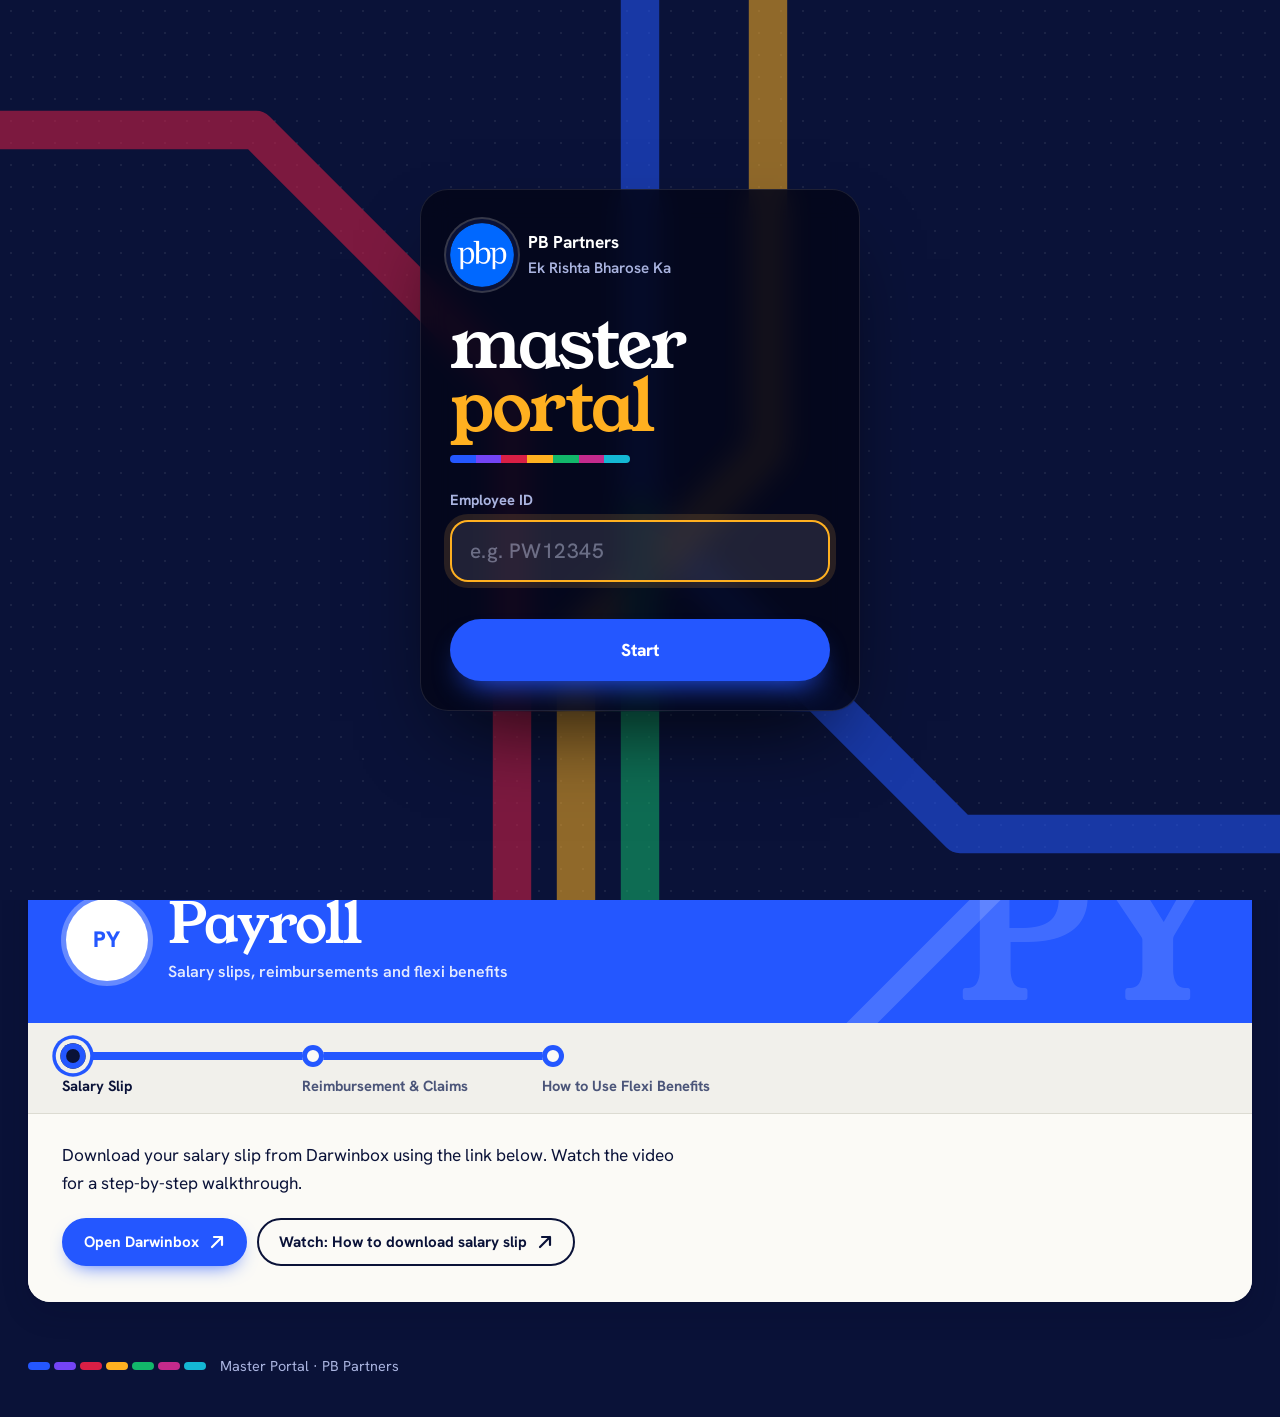
<file: index.html>
<!DOCTYPE html>
<html lang="en">
<head>
<meta charset="UTF-8">
<meta name="viewport" content="width=device-width, initial-scale=1, viewport-fit=cover">
<title>Master Portal · PBP</title>
<meta name="theme-color" content="#0a1238">
<link rel="icon" href="pbp-logo.png">
<link rel="preconnect" href="https://fonts.googleapis.com">
<link rel="preconnect" href="https://fonts.gstatic.com" crossorigin>
<link href="https://fonts.googleapis.com/css2?family=Hanken+Grotesk:wght@400;500;600;700;800&family=Young+Serif&display=swap" rel="stylesheet">
<style>
:root{
  --ground:#0a1238; --ground-2:#101b4d; --ground-ink:#f4f6ff; --ground-sub:#aab4e0;
  --plate:#fbfaf6; --plate-2:#f1f0ea; --ink:#0a1238; --sub:#4b5579; --rule:#dcdbd2;
  --pbp:#1f5cff;
  --l1:#2457ff; --l2:#7444f5; --l3:#d91f45; --l4:#ffb020; --l5:#12b76a; --l6:#c42a8c; --l7:#14b8d4;
  --on-dark:#ffffff; --on-light:#0a1238;
  --f-disp:"Young Serif",Georgia,"Times New Roman",serif;
  --f-ui:"Hanken Grotesk",system-ui,-apple-system,"Segoe UI",Roboto,sans-serif;
  --r:14px; --ease:cubic-bezier(.16,1,.3,1);
  --lift:0 1px 2px rgba(5,10,40,.10),0 12px 32px -8px rgba(5,10,40,.28);
  color-scheme:light;
}
@media (prefers-color-scheme: dark){
  :root:not([data-theme="light"]){
    --ground:#060b26; --ground-2:#0c1440;
    --plate:#101942; --plate-2:#0b1336; --ink:#eef1fb; --sub:#a9b3d6; --rule:#26306a;
    --lift:0 1px 2px rgba(0,0,0,.4),0 14px 34px -10px rgba(0,0,0,.6);
    color-scheme:dark;
  }
}
:root[data-theme="dark"]{
  --ground:#060b26; --ground-2:#0c1440;
  --plate:#101942; --plate-2:#0b1336; --ink:#eef1fb; --sub:#a9b3d6; --rule:#26306a;
  --lift:0 1px 2px rgba(0,0,0,.4),0 14px 34px -10px rgba(0,0,0,.6);
  color-scheme:dark;
}
*,*::before,*::after{box-sizing:border-box;}
html{scroll-padding-top:84px;-webkit-text-size-adjust:100%;}
body{margin:0;background:var(--ground);color:var(--ground-ink);font-family:var(--f-ui);font-size:16px;line-height:1.5;
  font-feature-settings:"ss01";-webkit-font-smoothing:antialiased;min-height:100vh;
  padding-bottom:env(safe-area-inset-bottom,0px);}
::selection{background:var(--l4);color:var(--on-light);}
a{color:inherit;}
:focus-visible{outline:3px solid var(--l4);outline-offset:3px;border-radius:6px;}
html{scrollbar-color:var(--l1) var(--ground);}

/* ---------- line tokens per section ---------- */
[data-line="1"]{--ln:var(--l1);--on:var(--on-dark);}
[data-line="2"]{--ln:var(--l2);--on:var(--on-dark);}
[data-line="3"]{--ln:var(--l3);--on:var(--on-dark);}
[data-line="4"]{--ln:var(--l4);--on:var(--on-light);}
[data-line="5"]{--ln:var(--l5);--on:var(--on-light);}
[data-line="6"]{--ln:var(--l6);--on:var(--on-dark);}
[data-line="7"]{--ln:var(--l7);--on:var(--on-light);}

/* ---------- hero / network map ---------- */
.hero{position:relative;max-width:1320px;margin:0 auto;padding:28px 28px 8px;display:grid;
  grid-template-columns:minmax(0,5fr) minmax(0,7fr);gap:24px;align-items:center;}
.hero::before{content:"";position:absolute;inset:0;pointer-events:none;
  background-image:radial-gradient(rgba(255,255,255,.07) 1px,transparent 1.5px);background-size:22px 22px;
  -webkit-mask-image:linear-gradient(#000 40%,transparent);mask-image:linear-gradient(#000 40%,transparent);}
.brand{position:relative;display:flex;flex-direction:column;gap:18px;}
.brand-top{display:flex;align-items:center;gap:12px;}
.logo{width:56px;height:56px;border-radius:50%;flex-shrink:0;box-shadow:0 0 0 4px var(--ground),0 0 0 6px rgba(255,255,255,.18);}
.brand-org{font-weight:700;font-size:.95rem;letter-spacing:.01em;color:var(--ground-sub);line-height:1.25;}
.brand-org b{display:block;color:var(--ground-ink);font-size:1.05rem;}
.brand h1{margin:0;font-family:var(--f-disp);font-weight:400;font-size:clamp(3.2rem,7.4vw,6rem);line-height:.9;letter-spacing:-.03em;color:#fff;}
.brand h1 span{display:block;color:var(--l4);}
.brand p{margin:0;max-width:34ch;color:var(--ground-sub);font-size:1.05rem;line-height:1.55;}
.brand p strong{color:#fff;font-weight:600;}
.map-wrap{position:relative;min-width:0;}
.netmap{display:block;width:100%;height:auto;overflow:visible;}
.netmap .ln{fill:none;stroke-width:11;stroke-linecap:round;stroke-linejoin:round;cursor:pointer;
  transition:stroke-width .35s var(--ease),opacity .35s var(--ease);}
.netmap .hit{fill:none;stroke:transparent;stroke-width:34;cursor:pointer;}
.netmap .tick{fill:#fff;stroke-width:3.5;transition:opacity .35s var(--ease);}
.netmap .term{fill:#fff;stroke-width:5;}
.netmap .lbl{font-family:var(--f-ui);font-weight:700;font-size:21px;fill:#fff;cursor:pointer;transition:opacity .35s var(--ease);}
.netmap .code{font-family:var(--f-ui);font-weight:800;font-size:12px;text-anchor:middle;dominant-baseline:central;pointer-events:none;}
.netmap .rnd{cursor:pointer;}
.netmap.has-sel .grp{opacity:.26;}
.netmap.has-sel .grp.sel{opacity:1;}
.netmap .grp{transition:opacity .35s var(--ease);}
.netmap .grp.sel .ln{stroke-width:15;}
.netmap .grp:hover{opacity:1;}
.netmap .train{fill:#fff;stroke:var(--ground);stroke-width:3;}
.netmap .hubring{fill:var(--ground);stroke:#fff;stroke-width:6;}
.netmap .draw{stroke-dasharray:1;stroke-dashoffset:1;animation:draw 1.2s var(--ease) forwards;}
@keyframes draw{to{stroke-dashoffset:0;}}
.netmap .pop{opacity:0;animation:pop .5s var(--ease) forwards;}
@keyframes pop{to{opacity:1;}}

/* ---------- line bar (desktop) / dock (phone) ---------- */
.linebar{position:sticky;top:0;z-index:40;background:color-mix(in srgb,var(--ground) 86%,transparent);
  -webkit-backdrop-filter:saturate(1.4) blur(12px);backdrop-filter:saturate(1.4) blur(12px);
  border-bottom:1px solid rgba(255,255,255,.08);}
.linebar-in{max-width:1320px;margin:0 auto;padding:10px 28px;display:flex;gap:6px;overflow-x:auto;scrollbar-width:none;}
.linebar-in::-webkit-scrollbar{display:none;}
.nav-item{flex:0 0 auto;display:inline-flex;align-items:center;gap:9px;min-height:46px;padding:6px 16px 6px 6px;border-radius:999px;
  border:0;background:transparent;color:var(--ground-sub);font:inherit;font-weight:700;font-size:.93rem;cursor:pointer;white-space:nowrap;
  transition:background .25s var(--ease),color .25s var(--ease);}
.nav-item:hover{background:rgba(255,255,255,.07);color:#fff;}
.nav-item.active{background:var(--ln);color:var(--on);}
.rd{flex:0 0 auto;width:34px;height:34px;border-radius:50%;display:grid;place-items:center;background:var(--ln);color:var(--on);
  font-weight:800;font-size:.72rem;letter-spacing:.02em;box-shadow:inset 0 0 0 3px rgba(255,255,255,.9);}
.nav-item.active .rd{box-shadow:inset 0 0 0 3px var(--on);}

/* ---------- app / sections ---------- */
.app{max-width:1320px;margin:0 auto;padding:26px 28px 48px;}
main{min-width:0;}
.section{display:none;border-radius:22px;background:var(--plate);color:var(--ink);box-shadow:var(--lift);overflow:clip;}
.section.open{display:block;animation:rise .55s var(--ease);}
@keyframes rise{from{opacity:0;transform:translateY(14px);}}
.section-head{position:relative;display:flex;align-items:center;gap:20px;padding:30px 34px 28px;background:var(--ln);color:var(--on);overflow:hidden;}
.section.open .section-head{animation:wipe .7s var(--ease);}
@keyframes wipe{from{clip-path:inset(0 100% 0 0);}to{clip-path:inset(0 0 0 0);}}
.section-head::after{content:"";position:absolute;right:-60px;top:50%;width:320px;height:22px;margin-top:-11px;border-radius:11px;
  background:currentColor;opacity:.16;transform:rotate(-45deg);transform-origin:center;}
.section-head::before{content:"";position:absolute;right:120px;top:-40px;width:22px;height:220px;border-radius:11px;background:currentColor;opacity:.10;}
.icon{position:relative;z-index:1;flex:0 0 auto;width:72px;height:72px;border-radius:50%;display:grid;place-items:center;
  background:var(--on);color:var(--ln);font-weight:800;font-size:1.25rem;letter-spacing:.02em;box-shadow:0 0 0 5px color-mix(in srgb,var(--on) 30%,transparent);}
.sh-t{position:relative;z-index:1;min-width:0;}
.section-head h2{margin:0;font-family:var(--f-disp);font-weight:400;font-size:clamp(1.9rem,3.6vw,2.9rem);line-height:1;letter-spacing:-.02em;text-wrap:balance;}
.section-head p{margin:8px 0 0;font-size:1rem;font-weight:600;opacity:.88;}
.section-body{background:var(--plate);}

/* ---------- station track (tabs) ---------- */
.tabs{position:relative;display:flex;gap:0;overflow-x:auto;scrollbar-width:none;padding:22px 34px 14px;background:var(--plate-2);
  border-bottom:1px solid var(--rule);}
.tabs::-webkit-scrollbar{display:none;}
.tab-btn{position:relative;flex:1 0 auto;min-width:118px;max-width:240px;display:flex;flex-direction:column;align-items:flex-start;gap:10px;
  padding:0 18px 4px 0;border:0;background:none;color:var(--sub);font:inherit;font-weight:700;font-size:.92rem;line-height:1.25;text-align:left;cursor:pointer;}
.tab-btn::before{content:"";position:relative;z-index:1;width:22px;height:22px;border-radius:50%;background:var(--plate);
  box-shadow:inset 0 0 0 5px var(--ln);transition:transform .3s var(--ease),box-shadow .3s var(--ease);}
.tab-btn::after{content:"";position:absolute;left:0;right:0;top:7px;height:8px;background:var(--ln);}
.tab-btn:first-child::after{left:11px;border-radius:4px 0 0 4px;}
.tab-btn:last-child::after{right:auto;width:11px;}
.tab-btn:only-child::after{display:none;}
.tab-btn:hover{color:var(--ink);}
.tab-btn:hover::before{transform:scale(1.15);}
.tab-btn.active{color:var(--ink);}
.tab-btn.active::before{background:var(--ink);box-shadow:inset 0 0 0 5px var(--ln),0 0 0 4px var(--plate-2),0 0 0 7px var(--ln);transform:scale(1.15);}
.tab-btn:focus-visible{outline-offset:2px;}
.tab-panel{display:none;padding:28px 34px 36px;}
.tab-panel.active{display:block;animation:fade .4s var(--ease);}
@keyframes fade{from{opacity:0;}}

/* branch line (nested tabs) */
.subtabs{border:1px solid var(--rule);border-radius:var(--r);overflow:clip;background:var(--plate);}
.subtabs>.tabs{padding:18px 22px 10px;}
.subtabs>.tabs .tab-btn{min-width:110px;font-size:.88rem;}
.subtabs>.tabs .tab-btn::after{height:4px;top:9px;}
.subtabs>.tabs .tab-btn::before{width:20px;height:20px;box-shadow:inset 0 0 0 4px var(--ln);}
.subtabs>.tabs .tab-btn.active::before{box-shadow:inset 0 0 0 4px var(--ln),0 0 0 3px var(--plate-2),0 0 0 5px var(--ln);}
.subtabs>.tab-panel{padding:22px;}

/* ---------- content atoms ---------- */
.lead{margin:0 0 20px;max-width:62ch;font-size:1.08rem;line-height:1.6;color:var(--ink);}
.steps-box{margin:0 0 22px;}
.steps{counter-reset:stp;list-style:none;margin:0;padding:0;max-width:70ch;}
.steps li{counter-increment:stp;position:relative;padding:4px 0 20px 52px;line-height:1.55;color:var(--ink);}
.steps li::before{content:counter(stp);position:absolute;left:0;top:0;width:34px;height:34px;border-radius:50%;display:grid;place-items:center;
  background:var(--plate);box-shadow:inset 0 0 0 4px var(--ln);font-weight:800;font-size:.85rem;font-variant-numeric:tabular-nums;color:var(--ink);z-index:1;}
.steps li::after{content:"";position:absolute;left:14px;top:30px;bottom:-4px;width:6px;background:var(--ln);}
.steps li:last-child{padding-bottom:4px;}
.steps li:last-child::after{display:none;}
.steps-label{display:flex;align-items:center;gap:10px;margin:30px 0 16px;font-family:var(--f-disp);font-size:1.35rem;color:var(--ink);}
.actions{display:flex;flex-wrap:wrap;gap:10px;}
.btn{display:inline-flex;align-items:center;justify-content:center;gap:10px;min-height:48px;padding:12px 20px;border-radius:999px;
  font-weight:700;font-size:.95rem;line-height:1.2;text-decoration:none;color:var(--ink);background:transparent;
  border:2px solid var(--ink);transition:transform .25s var(--ease),box-shadow .25s var(--ease),background .25s var(--ease);}
.btn::after{content:"";flex:0 0 auto;width:16px;height:16px;background:currentColor;
  -webkit-mask:url("data:image/svg+xml,%3Csvg xmlns='http://www.w3.org/2000/svg' viewBox='0 0 16 16'%3E%3Cpath d='M5 3h8v8M13 3 3 13' fill='none' stroke='%23000' stroke-width='2.2' stroke-linecap='round' stroke-linejoin='round'/%3E%3C/svg%3E") center/contain no-repeat;
  mask:url("data:image/svg+xml,%3Csvg xmlns='http://www.w3.org/2000/svg' viewBox='0 0 16 16'%3E%3Cpath d='M5 3h8v8M13 3 3 13' fill='none' stroke='%23000' stroke-width='2.2' stroke-linecap='round' stroke-linejoin='round'/%3E%3C/svg%3E") center/contain no-repeat;
  transition:transform .25s var(--ease);}
.btn:hover{transform:translateY(-2px);}
.btn:hover::after{transform:translate(2px,-2px);}
.btn.primary{background:var(--ln);border-color:var(--ln);color:var(--on);box-shadow:0 8px 20px -10px var(--ln);}
.btn.primary:hover{box-shadow:0 14px 26px -12px var(--ln);}
.poc{display:inline-flex;flex-direction:column;gap:2px;margin:0 0 20px;padding:14px 20px;border-radius:var(--r);background:var(--ground);color:var(--ground-sub);font-size:.9rem;}
.poc b{color:#fff;font-size:.95rem;}
.poc{font-variant-numeric:tabular-nums;}
.poc a{color:var(--l4);font-family:var(--f-disp);font-size:1.6rem;text-decoration:none;letter-spacing:.01em;}
.note{margin:0 0 20px;padding:14px 18px;border-radius:var(--r);background:color-mix(in srgb,var(--l4) 22%,var(--plate));color:var(--ink);max-width:70ch;line-height:1.55;}
.sub-h{margin:4px 0 14px;font-family:var(--f-disp);font-weight:400;font-size:1.5rem;color:var(--ink);}
.sub-h:not(:first-child){margin-top:30px;}
.sub-h2{display:flex;align-items:center;gap:10px;margin:22px 0 12px;font-size:.98rem;font-weight:800;color:var(--ink);}
.sub-h2::before{content:"";width:14px;height:14px;border-radius:50%;box-shadow:inset 0 0 0 4px var(--ln);}
.sub-h+.sub-h2{margin-top:6px;}

/* ---------- contact plates ---------- */
.cgrid,.esc-level-body,.reg-body{display:grid;grid-template-columns:repeat(auto-fill,minmax(min(100%,290px),1fr));gap:12px;}
.esc-contact{position:relative;display:flex;flex-direction:column;gap:4px;min-width:0;padding:16px 16px 14px;border-radius:var(--r);
  background:var(--plate);border:1px solid var(--rule);box-shadow:0 1px 0 var(--rule);transition:transform .25s var(--ease),box-shadow .25s var(--ease),border-color .25s;}
.esc-contact:hover{transform:translateY(-2px);border-color:color-mix(in srgb,var(--ln) 60%,var(--rule));box-shadow:0 12px 24px -16px rgba(5,10,40,.5);}
.chead{display:flex;align-items:center;gap:10px;min-width:0;margin-bottom:6px;}
.av{flex:0 0 auto;width:38px;height:38px;border-radius:50%;display:grid;place-items:center;background:var(--ln);color:var(--on);
  font-weight:800;font-size:.78rem;letter-spacing:.03em;}
.role{display:inline-block;align-self:flex-start;max-width:100%;padding:4px 11px;border-radius:8px;background:var(--ground);color:#fff;
  font-size:.74rem;font-weight:700;line-height:1.35;margin-bottom:6px;}
.chead .role{margin:0;}
.f{display:grid;grid-template-columns:5.6rem minmax(0,1fr);gap:8px;align-items:baseline;padding:3px 0;}
.f .k{font-size:.76rem;font-weight:600;color:var(--sub);white-space:nowrap;}
.f .v{font-size:.95rem;font-weight:700;color:var(--ink);overflow-wrap:anywhere;min-width:0;}
.f .v a{text-decoration:none;color:var(--ink);background-image:linear-gradient(var(--ln),var(--ln));background-size:100% 2px;background-position:0 100%;background-repeat:no-repeat;padding-bottom:1px;transition:background-size .25s var(--ease);}
.f .v a:hover{background-size:100% 100%;color:var(--on);}
.f .v a[href^="tel"]{font-variant-numeric:tabular-nums;letter-spacing:.02em;font-size:1.02rem;}
.f .v a[href^="mailto"]{font-size:.86rem;font-weight:600;}

/* ---------- escalation route ---------- */
.lvl{position:relative;padding:0 0 18px 50px;}
.lvl::before{content:"";position:absolute;left:14px;top:12px;bottom:-12px;width:8px;background:var(--ln);}
.lvl:last-of-type::before{bottom:auto;height:20px;}
.lvl:last-of-type{padding-bottom:0;}
.esc-level{border:0;}
.esc-level>summary{position:relative;list-style:none;cursor:pointer;display:flex;align-items:center;gap:12px;min-height:46px;
  font-family:var(--f-disp);font-size:1.45rem;line-height:1.15;color:var(--ink);padding:4px 0;}
.esc-level>summary::-webkit-details-marker{display:none;}
.esc-level>summary::before{content:"";position:absolute;left:-50px;top:50%;margin-top:-18px;width:36px;height:36px;border-radius:50%;
  background:var(--plate);box-shadow:inset 0 0 0 6px var(--ln);transition:background .3s var(--ease);}
.esc-level[open]>summary::before{background:var(--ink);}
.esc-level>summary::after{content:"";width:12px;height:12px;margin-left:4px;border-right:3px solid var(--sub);border-bottom:3px solid var(--sub);transform:rotate(45deg);transition:transform .3s var(--ease);}
.esc-level[open]>summary::after{transform:rotate(-135deg);}
.esc-level-body{padding:12px 0 8px;}
.reg-dd{grid-column:1/-1;border-radius:var(--r);background:var(--plate-2);border:1px solid var(--rule);overflow:clip;}
.reg-dd>summary{list-style:none;cursor:pointer;display:flex;align-items:center;gap:12px;min-height:54px;padding:12px 18px;font-weight:800;font-size:1rem;color:var(--ink);}
.reg-dd>summary::-webkit-details-marker{display:none;}
.reg-dd>summary::before{content:"";width:16px;height:16px;border-radius:50%;box-shadow:inset 0 0 0 4px var(--ln);}
.reg-dd>summary::after{content:"";width:9px;height:9px;margin-left:auto;border-right:2.5px solid var(--sub);border-bottom:2.5px solid var(--sub);transform:rotate(45deg);transition:transform .3s var(--ease);}
.reg-dd[open]>summary::after{transform:rotate(-135deg);}
.reg-dd[open]>summary{border-bottom:1px solid var(--rule);}
.reg-body{padding:14px;}

/* ---------- benefits ---------- */
.bn-grid{display:grid;gap:16px;grid-template-columns:repeat(auto-fit,minmax(min(100%,300px),1fr));}
.bn-card{--c:var(--l1);--oc:#fff;border-radius:18px;overflow:clip;background:var(--plate);border:1px solid var(--rule);min-width:0;}
.bn-card:nth-child(2){--c:var(--l6);}
.bn-card:nth-child(3){--c:var(--l7);--oc:var(--on-light);}
.bn-card h3{margin:0;padding:20px 20px 18px;background:var(--c);color:var(--oc);font-family:var(--f-disp);font-weight:400;font-size:1.45rem;line-height:1.1;}
.bn-body{padding:18px 20px 20px;display:flex;flex-direction:column;gap:18px;}
.bn-grp h4{display:inline-flex;align-items:center;gap:8px;margin:0 0 6px;font-size:.82rem;font-weight:800;color:var(--ink);}
.bn-grp h4::before{content:"";width:12px;height:12px;border-radius:50%;box-shadow:inset 0 0 0 3.5px var(--c);}
.bn-grp ul{list-style:none;margin:0;padding:0 0 0 5px;border-left:3px solid color-mix(in srgb,var(--c) 45%,transparent);}
.bn-grp li{padding:6px 0 6px 15px;font-size:.9rem;line-height:1.5;color:var(--sub);}
.bn-grp li b{color:var(--ink);}

/* ---------- EAP care ---------- */
.care{position:relative;max-width:780px;padding:34px 34px 36px;border-radius:22px;background:var(--ground);color:#fff;overflow:clip;}
.care::after{content:"";position:absolute;right:-40px;bottom:-40px;width:200px;height:200px;border-radius:50%;box-shadow:inset 0 0 0 22px var(--ln);opacity:.55;}
.care h3{position:relative;margin:0 0 14px;font-family:var(--f-disp);font-weight:400;font-size:clamp(1.6rem,3vw,2.3rem);line-height:1.1;text-wrap:balance;max-width:18ch;}
.care p{position:relative;margin:0 0 22px;font-size:1.05rem;line-height:1.65;color:var(--ground-sub);max-width:58ch;}
.care .actions{position:relative;}

/* ---------- terminus ---------- */
.terminus{max-width:1320px;margin:0 auto;padding:6px 28px 40px;display:flex;align-items:center;gap:14px;color:var(--ground-sub);font-size:.9rem;}
.terminus .bars{display:flex;gap:4px;}
.terminus .bars i{display:block;width:22px;height:8px;border-radius:4px;}

/* ---------- responsive ---------- */
@media (max-width:1000px){
  .hero{grid-template-columns:1fr;gap:6px;padding:22px 20px 0;}
  .brand{gap:14px;}
  .brand p{max-width:44ch;}
  .map-wrap{margin:0 -6px;}
  .linebar-in{padding:8px 20px;}
  .app{padding:20px 20px 40px;}
}
@media (max-width:700px){
  html{scroll-padding-top:12px;}
  body{padding-bottom:calc(84px + env(safe-area-inset-bottom,0px));}
  .hero{padding:18px 16px 0;}
  .logo{width:46px;height:46px;}
  .brand h1{font-size:clamp(2.9rem,15vw,4.2rem);}
  .brand p{font-size:.98rem;}
  .linebar{position:fixed;top:auto;bottom:0;left:0;right:0;border-bottom:0;border-top:1px solid rgba(255,255,255,.1);
    padding-bottom:env(safe-area-inset-bottom,0px);background:color-mix(in srgb,var(--ground) 92%,transparent);}
  .linebar-in{padding:8px 10px;gap:2px;}
  .nav-item{flex-direction:column;gap:4px;min-height:64px;min-width:64px;padding:6px 6px 4px;border-radius:14px;font-size:.68rem;font-weight:700;}
  .nav-item .nav-tx{max-width:74px;overflow:hidden;text-overflow:ellipsis;}
  .nav-item.active{background:rgba(255,255,255,.1);color:#fff;}
  .nav-item.active .rd{box-shadow:inset 0 0 0 3px #fff,0 0 0 3px var(--ln);}
  .app{padding:14px 10px 28px;}
  .section{border-radius:18px;}
  .section-head{padding:22px 18px 20px;gap:14px;}
  .icon{width:54px;height:54px;font-size:1rem;}
  .section-head p{font-size:.88rem;}
  .tabs{padding:18px 18px 10px;}
  .tab-btn{min-width:104px;font-size:.84rem;padding-right:12px;}
  .tab-panel{padding:22px 16px 28px;}
  .subtabs>.tabs{padding:16px 14px 8px;}
  .subtabs>.tab-panel{padding:16px 12px;}
  .actions{flex-direction:column;}
  .actions .btn{width:100%;justify-content:space-between;}
  .lvl{padding-left:44px;}
  .lvl::before{left:12px;}
  .esc-level>summary{font-size:1.25rem;}
  .esc-level>summary::before{left:-44px;width:32px;height:32px;margin-top:-16px;}
  .reg-body{padding:10px;}
  .care{padding:26px 20px 28px;}
  .terminus{padding:0 16px 24px;}
}
@media (max-width:380px){
  .f{grid-template-columns:1fr;gap:0;}
  .f .v a[href^="mailto"]{font-size:.8rem;}
}
@media (prefers-reduced-motion: reduce){
  *,*::before,*::after{animation-duration:.01ms !important;animation-iteration-count:1 !important;transition-duration:.01ms !important;}
  .netmap .draw{stroke-dashoffset:0;}
  .netmap .pop{opacity:1;}
}

/* ---------- fixes after first inspection ---------- */
.netmap.has-sel .grp{opacity:.4;}
.nav-item.active,.nav-item.active .nav-tx{color:var(--on);}
.nav-item.active .rd{background:var(--on);color:var(--ln);box-shadow:none;}
@media (max-width:700px){
  .netmap .lbl{font-size:25px;}
  .linebar-in{gap:0;padding:6px 4px;overflow:visible;}
  .nav-item{flex:1 1 0;min-width:0;padding:6px 1px 4px;}
  .nav-item .rd{width:32px;height:32px;font-size:.66rem;}
  .nav-item .nav-tx{max-width:100%;white-space:nowrap;}
  .nav-item.active,.nav-item.active .nav-tx{color:#fff;}
  .nav-item.active .rd{background:var(--ln);color:var(--on);box-shadow:inset 0 0 0 3px #fff,0 0 0 3px var(--ln);}
  .terminus{flex-wrap:wrap;}
}
.f{grid-template-columns:1fr;gap:0;padding:4px 0;}
.f .k{font-size:.72rem;}
.f .v a[href^="mailto"]{overflow-wrap:anywhere;}
.cgrid,.esc-level-body,.reg-body{grid-template-columns:repeat(auto-fill,minmax(min(100%,300px),1fr));}

/* =====================  v2: crazier  ===================== */
.sr{position:absolute;width:1px;height:1px;overflow:hidden;clip:rect(0 0 0 0);white-space:nowrap;}
:root{--cur:var(--l1);--board:#04061a;--amber:#ffb84a;}
.hero{min-height:min(760px,92vh);padding-top:34px;padding-bottom:34px;}
.brand h1{font-size:clamp(3.6rem,8.6vw,7rem);}
.brand h1::after{content:"";display:block;width:min(260px,70%);height:10px;margin-top:22px;border-radius:5px;
  background:linear-gradient(90deg,var(--l1) 0 14.3%,var(--l2) 0 28.6%,var(--l3) 0 42.9%,var(--l4) 0 57.2%,var(--l5) 0 71.5%,var(--l6) 0 85.8%,var(--l7) 0);}
.brand h1 span{display:inline;}
.brand h1 span::before{content:"\A";white-space:pre;}

/* journey planner */
.planner{position:relative;z-index:60;max-width:470px;margin-top:6px;}
.q-wrap{position:relative;display:flex;align-items:center;height:62px;border-radius:999px;background:rgba(255,255,255,.07);
  box-shadow:inset 0 0 0 1.5px rgba(255,255,255,.16);transition:box-shadow .3s var(--ease),background .3s var(--ease);}
.q-wrap:focus-within{background:rgba(255,255,255,.11);box-shadow:inset 0 0 0 2px var(--amber),0 0 0 6px rgba(255,184,74,.14);}
.q-ic{position:absolute;left:22px;width:22px;height:22px;color:var(--amber);pointer-events:none;}
#q{flex:1;min-width:0;height:100%;padding:0 54px 0 58px;border:0;background:none;color:#fff;font:inherit;font-size:1.04rem;font-weight:600;outline:none;-webkit-appearance:none;appearance:none;}
#q::placeholder{color:rgba(220,226,255,.62);font-weight:500;}
#q::-webkit-search-cancel-button{display:none;}
#q{caret-color:var(--amber);}
.q-key{position:absolute;right:18px;display:grid;place-items:center;width:26px;height:26px;border-radius:7px;border:1.5px solid rgba(255,255,255,.25);color:rgba(255,255,255,.7);font:700 .8rem var(--f-ui);}
.q-wrap:focus-within .q-key{opacity:0;}
.q-res{position:absolute;left:0;right:0;top:calc(100% + 10px);margin:0;padding:8px;list-style:none;border-radius:20px;background:var(--plate);color:var(--ink);
  box-shadow:0 30px 60px -20px rgba(0,0,0,.65),0 0 0 1px var(--rule);max-height:min(60vh,460px);overflow:auto;animation:drop .25s var(--ease);}
@keyframes drop{from{opacity:0;transform:translateY(-6px);}}
.q-opt{display:flex;align-items:center;gap:12px;padding:10px 12px;border-radius:14px;cursor:pointer;}
.q-opt .rd{width:36px;height:36px;font-size:.68rem;box-shadow:none;}
.q-opt.on,.q-opt:hover{background:color-mix(in srgb,var(--ln) 14%,var(--plate));}
.q-t{flex:1;min-width:0;display:flex;flex-direction:column;}
.q-t b{font-size:.95rem;white-space:nowrap;overflow:hidden;text-overflow:ellipsis;}
.q-t small{font-size:.78rem;color:var(--sub);white-space:nowrap;overflow:hidden;text-overflow:ellipsis;}
.q-k{font-size:.68rem;font-weight:800;color:var(--sub);padding:3px 8px;border-radius:6px;background:var(--plate-2);}
.q-none{padding:16px;color:var(--sub);font-size:.92rem;}

/* map glow + hub + trains */
.map-wrap{display:flex;flex-direction:column;gap:18px;}
.glow{position:absolute;inset:6% 4% 22%;z-index:0;pointer-events:none;filter:blur(60px);opacity:.42;
  background:radial-gradient(closest-side at 50% 50%,var(--cur),transparent),radial-gradient(closest-side at 18% 30%,var(--l2),transparent 70%),radial-gradient(closest-side at 85% 70%,var(--l7),transparent 70%);
  transition:background .6s var(--ease);}
.netmap{position:relative;z-index:1;}
.netmap .train{fill:#fff;stroke-width:3.5;filter:drop-shadow(0 0 5px rgba(255,255,255,.85));}
.netmap.has-sel .grp:not(.sel) .train{opacity:.5;}
.netmap .hubpulse{fill:none;stroke:#fff;stroke-width:2;transform-origin:320px 200px;animation:hub 2.6s var(--ease) infinite;}
@keyframes hub{0%{transform:scale(1);opacity:.7;}100%{transform:scale(1.9);opacity:0;}}
.netmap .lbl{paint-order:stroke;stroke:var(--ground);stroke-width:6px;stroke-linejoin:round;}

/* departure board */
.board{position:relative;z-index:1;--bl:var(--l1);display:flex;align-items:center;gap:14px;height:58px;padding:0 16px 0 10px;border-radius:16px;
  background:var(--board);box-shadow:inset 0 0 0 1px rgba(255,255,255,.08),inset 0 2px 12px rgba(0,0,0,.6);overflow:hidden;
  background-image:radial-gradient(rgba(255,255,255,.05) 1px,transparent 1.2px);background-size:4px 4px;}
.board-l{flex:1;min-width:0;display:flex;align-items:center;gap:12px;overflow:hidden;}
.board-rd{flex:0 0 auto;width:38px;height:38px;border-radius:50%;display:grid;place-items:center;background:var(--bl);color:#fff;font:800 .72rem var(--f-ui);box-shadow:inset 0 0 0 3px rgba(255,255,255,.9);transition:background .4s var(--ease);}
.board-tx{white-space:nowrap;font-family:"DotGothic16",var(--f-ui);font-size:1.12rem;letter-spacing:.06em;color:var(--amber);
  text-shadow:0 0 8px rgba(255,170,40,.55);--shift:0px;}
.board-tx.flip{animation:flip .45s steps(4) both;}
@keyframes flip{from{clip-path:inset(0 0 100% 0);}to{clip-path:inset(0);}}
.board-tx.scroll{animation:flip .45s steps(4) both,crawl 7s linear 1s infinite alternate;}
@keyframes crawl{0%,12%{transform:translateX(0);}88%,100%{transform:translateX(var(--shift));}}
.board-t{flex:0 0 auto;font-family:"DotGothic16",var(--f-ui);font-size:1.3rem;color:#fff;letter-spacing:.08em;white-space:pre;text-shadow:0 0 8px rgba(255,255,255,.4);font-variant-numeric:tabular-nums;}

/* colour-flood view transition */
::view-transition-old(root){animation:none;}
::view-transition-new(root){animation:flood .75s cubic-bezier(.7,0,.2,1) both;}
@keyframes flood{from{clip-path:circle(0 at var(--vx,50%) var(--vy,50%));}to{clip-path:circle(150vmax at var(--vx,50%) var(--vy,50%));}}

/* section header: giant code watermark */
.section-head{padding:38px 38px 34px;min-height:170px;}
.section-head::before{content:attr(data-code);position:absolute;right:28px;top:50%;width:auto;height:auto;border-radius:0;background:none;
  transform:translateY(-52%);font-family:var(--f-disp);font-size:clamp(7rem,15vw,12rem);line-height:.8;letter-spacing:-.04em;color:currentColor;opacity:.13;pointer-events:none;}
.section-head::after{right:auto;left:62%;}
.section-head h2{font-size:clamp(2.2rem,4.4vw,3.6rem);}
.icon{width:82px;height:82px;font-size:1.4rem;}

/* sticky station track */
.section>.section-body>.tabs{position:sticky;top:66px;z-index:6;}
.tabs{background:color-mix(in srgb,var(--plate-2) 94%,transparent);-webkit-backdrop-filter:blur(10px);backdrop-filter:blur(10px);}

/* found-it ping */
.ping{animation:ping 1.6s var(--ease);}
@keyframes ping{0%,40%{box-shadow:0 0 0 4px var(--ln),0 0 0 12px color-mix(in srgb,var(--ln) 30%,transparent);}100%{box-shadow:0 1px 0 var(--rule);}}

/* copy email */
.cp{display:inline-grid;place-items:center;vertical-align:middle;width:30px;height:30px;margin-left:6px;border:0;border-radius:8px;background:var(--plate-2);color:var(--sub);cursor:pointer;transition:background .2s,color .2s;}
.cp svg{width:15px;height:15px;}
.cp:hover{background:var(--ln);color:var(--on);}
.toast{position:fixed;left:50%;bottom:28px;z-index:90;transform:translate(-50%,20px);opacity:0;pointer-events:none;padding:12px 20px;border-radius:999px;
  background:var(--board);color:#fff;font-weight:700;font-size:.9rem;box-shadow:0 14px 30px -10px rgba(0,0,0,.6),inset 0 0 0 1px rgba(255,255,255,.12);transition:opacity .3s var(--ease),transform .3s var(--ease);}
.toast.show{opacity:1;transform:translate(-50%,0);}

@media (max-width:1000px){
  .hero{min-height:0;padding-bottom:20px;}
  .planner{max-width:none;}
  .section>.section-body>.tabs{top:62px;}
}
@media (max-width:700px){
  .hero{padding:20px 16px 14px;gap:20px;}
  .brand{gap:16px;}
  .brand h1{font-size:clamp(3.4rem,18vw,4.6rem);}
  .brand h1::after{margin-top:16px;height:8px;width:180px;}
  .q-wrap{height:56px;}
  #q{font-size:1rem;padding-right:20px;}
  .q-key{display:none;}
  .q-res{position:fixed;left:10px;right:10px;top:auto;bottom:calc(98px + env(safe-area-inset-bottom,0px));max-height:52vh;}
  .map-wrap{margin:0 -8px;gap:12px;}
  .board{margin:0 8px;height:52px;}
  .board-tx{font-size:1rem;}
  .board-t{font-size:1.1rem;}
  .netmap .lbl{font-size:27px;}
  /* floating dock */
  .linebar{left:8px;right:8px;bottom:calc(8px + env(safe-area-inset-bottom,0px));padding:0;border-radius:24px;border:0;
    background:color-mix(in srgb,var(--board) 82%,transparent);box-shadow:0 18px 40px -12px rgba(0,0,0,.7),inset 0 0 0 1px rgba(255,255,255,.1);}
  .linebar-in{padding:6px;}
  .nav-item{min-height:62px;border-radius:18px;}
  body{padding-bottom:calc(96px + env(safe-area-inset-bottom,0px));}
  .toast{bottom:calc(100px + env(safe-area-inset-bottom,0px));}
  .section>.section-body>.tabs{top:0;}
  .section-head{padding:26px 20px 24px;min-height:0;}
  .section-head::before{font-size:7.5rem;right:10px;}
  .section-head h2{font-size:clamp(1.9rem,9vw,2.4rem);}
  .icon{width:58px;height:58px;font-size:1.02rem;}
}
@media (prefers-reduced-motion: reduce){
  .netmap .hubpulse{display:none;}
  ::view-transition-new(root){animation:none;}
}

/* =====================  v3: hub interchange fx  ===================== */
.netmap .hubfx *,.netmap .hubcore *{transform-box:view-box;transform-origin:320px 200px;}
.netmap .hubdisc{fill:var(--ground);stroke:rgba(255,255,255,.06);stroke-width:1;}
.netmap .dashring{fill:none;stroke:rgba(255,255,255,.35);stroke-width:2;stroke-dasharray:2 9;stroke-linecap:round;animation:spin 26s linear infinite reverse;}
.netmap .arcs{animation:spin 14s linear infinite;}
.netmap .arc{fill:none;stroke-width:7;stroke-linecap:round;opacity:.55;transition:stroke-width .5s var(--ease),opacity .5s var(--ease);}
.netmap .arc.on{stroke-width:12;opacity:1;filter:drop-shadow(0 0 6px currentColor);}
.netmap .hubpulse{stroke:var(--cur);stroke-width:3;animation:hub 2.4s var(--ease) infinite;}
.netmap .hubpulse.p2{animation-delay:1.2s;}
@keyframes hub{0%{transform:scale(1);opacity:.85;}100%{transform:scale(2.4);opacity:0;}}
.netmap .rays line{stroke:var(--cur);stroke-width:2;stroke-dasharray:3 10;opacity:.0;}
.netmap .rays{animation:spin 40s linear infinite;}
.netmap .orbit{animation:spin 6s linear infinite;}
.netmap .orbit circle{fill:var(--cur);filter:drop-shadow(0 0 4px var(--cur));}
.netmap .o2{animation-duration:9s;animation-direction:reverse;}
.netmap .o2 circle{fill:#fff;}
.netmap .o3{animation-duration:4.2s;animation-delay:-1s;}
.netmap .shock{fill:none;stroke:var(--cur);stroke-width:6;opacity:0;}
.netmap .spark{opacity:0;}
.netmap .hubring{fill:var(--ground);stroke:#fff;stroke-width:6;}
.netmap .hubcore{cursor:pointer;}
.netmap .hubcore:hover .hublogo{animation:wob .6s var(--ease);}
@keyframes spin{to{transform:rotate(360deg);}}
@keyframes wob{30%{transform:scale(1.12) rotate(-8deg);}60%{transform:scale(.96) rotate(5deg);}}
/* burst on every line change */
.netmap.burst .arcs-in{animation:whirl 1s cubic-bezier(.2,.8,.2,1);}
@keyframes whirl{from{transform:rotate(-540deg) scale(.6);}60%{transform:scale(1.12);}to{transform:rotate(0) scale(1);}}
.netmap.burst .shock{animation:shock .9s cubic-bezier(.2,.8,.2,1);}
@keyframes shock{0%{opacity:1;transform:scale(1);stroke-width:10;}100%{opacity:0;transform:scale(3.2);stroke-width:1;}}
.netmap.burst .spark{animation:spark .9s cubic-bezier(.15,.85,.25,1);}
@keyframes spark{0%{opacity:1;transform:translate(0,0) scale(1.4);}100%{opacity:0;transform:translate(var(--dx),var(--dy)) scale(.4);}}
.netmap.burst .hublogo{animation:logospin .95s cubic-bezier(.3,1.5,.4,1);}
@keyframes logospin{0%{transform:scale(1) rotate(0);}35%{transform:scale(.72) rotate(200deg);}100%{transform:scale(1) rotate(360deg);}}
.netmap.burst .rays line{animation:rays 1s ease-out;}
@keyframes rays{0%{opacity:.9;}100%{opacity:0;}}
.netmap.burst .hubring{animation:ringflash .9s ease-out;}
@keyframes ringflash{0%{stroke:var(--cur);stroke-width:12;}100%{stroke:#fff;stroke-width:6;}}
@media (prefers-reduced-motion: reduce){
  .netmap .dashring,.netmap .arcs,.netmap .rays,.netmap .orbit{animation:none;}
  .netmap .orbit{display:none;}
}
.netmap .hubcore,.netmap .hubcore:focus{outline:none;}

/* =====================  landing gate  ===================== */
html.gated body{overflow:hidden;}
.gate{position:fixed;inset:0;z-index:200;display:grid;place-items:center;padding:24px 16px calc(24px + env(safe-area-inset-bottom,0px));background:var(--ground);overflow:hidden;}
html:not(.gated) .gate{display:none;}
.gate::before{content:"";position:absolute;inset:0;background-image:radial-gradient(rgba(255,255,255,.07) 1px,transparent 1.5px);background-size:22px 22px;}
.gate-lines{position:absolute;inset:0;width:100%;height:100%;opacity:.55;}
.gate-lines path{fill:none;stroke-width:12;stroke-linecap:round;stroke-linejoin:round;stroke-dasharray:1400;stroke-dashoffset:1400;animation:gdraw 1.8s var(--ease) forwards;}
.gate-lines path:nth-child(2){animation-delay:.1s}.gate-lines path:nth-child(3){animation-delay:.2s}.gate-lines path:nth-child(4){animation-delay:.3s}
.gate-lines path:nth-child(5){animation-delay:.4s}.gate-lines path:nth-child(6){animation-delay:.5s}.gate-lines path:nth-child(7){animation-delay:.6s}
@keyframes gdraw{to{stroke-dashoffset:0;}}
.gate-card{position:relative;width:min(440px,100%);padding:34px 30px 30px;border-radius:28px;background:color-mix(in srgb,var(--board,#04061a) 88%,transparent);
  -webkit-backdrop-filter:blur(14px);backdrop-filter:blur(14px);box-shadow:0 40px 80px -30px rgba(0,0,0,.8),inset 0 0 0 1px rgba(255,255,255,.1);color:#fff;animation:rise .7s var(--ease) .2s both;}
.gate-brand{display:flex;align-items:center;gap:14px;}
.gate-brand img{width:64px;height:64px;border-radius:50%;box-shadow:0 0 0 4px var(--ground),0 0 0 6px rgba(255,255,255,.2);animation:gspin 1.2s cubic-bezier(.3,1.5,.4,1) .4s both;}
@keyframes gspin{from{transform:rotate(-200deg) scale(.4);opacity:0;}}
.gate-brand b{display:block;font-size:1.08rem;}
.gate-brand span{color:var(--ground-sub);font-weight:600;font-size:.95rem;}
.gate-card h2{margin:26px 0 26px;font-family:var(--f-disp);font-weight:400;font-size:clamp(3rem,14vw,4.4rem);line-height:.9;letter-spacing:-.03em;}
.gate-card h2 span{display:block;color:var(--l4);}
.gate-card h2::after{content:"";display:block;width:180px;height:8px;margin-top:16px;border-radius:4px;
  background:linear-gradient(90deg,var(--l1) 0 14.3%,var(--l2) 0 28.6%,var(--l3) 0 42.9%,var(--l4) 0 57.2%,var(--l5) 0 71.5%,var(--l6) 0 85.8%,var(--l7) 0);}
.gate-new label{display:block;margin:0 0 8px;font-weight:700;font-size:.92rem;color:var(--ground-sub);}
#emp{width:100%;height:62px;padding:0 20px;border:0;border-radius:18px;background:rgba(255,255,255,.08);box-shadow:inset 0 0 0 1.5px rgba(255,255,255,.18);
  color:#fff;font:700 1.3rem var(--f-ui);letter-spacing:.06em;text-transform:uppercase;caret-color:var(--l4);outline:none;transition:box-shadow .25s var(--ease),background .25s;}
#emp::placeholder{color:rgba(220,226,255,.4);letter-spacing:.02em;text-transform:none;font-weight:500;}
#emp:focus{background:rgba(255,255,255,.11);box-shadow:inset 0 0 0 2px var(--l4),0 0 0 6px rgba(255,184,74,.14);}
#emp[aria-invalid="true"]{box-shadow:inset 0 0 0 2px var(--l3),0 0 0 6px rgba(217,31,69,.18);animation:shake .35s;}
@keyframes shake{25%{transform:translateX(-6px)}75%{transform:translateX(6px)}}
.gate-err{min-height:1.4em;margin:8px 2px 10px;color:#ff8da1;font-size:.88rem;font-weight:600;}
.gate-go{position:relative;width:100%;height:62px;border:0;border-radius:999px;background:var(--l1);color:#fff;font:800 1.08rem var(--f-ui);cursor:pointer;overflow:hidden;
  box-shadow:0 16px 30px -14px var(--l1);transition:transform .25s var(--ease),box-shadow .25s var(--ease);}
.gate-go::before{content:"";position:absolute;inset:0;background:linear-gradient(90deg,var(--l1),var(--l2),var(--l6),var(--l3),var(--l4),var(--l5),var(--l7),var(--l1));background-size:300% 100%;opacity:0;transition:opacity .3s;animation:hue 3s linear infinite;}
.gate-go:hover::before,.gate-go:focus-visible::before{opacity:1;}
.gate-go span{position:relative;}
.gate-go:hover{transform:translateY(-2px);}
.gate-go:active{transform:scale(.98);}
@keyframes hue{to{background-position:300% 0;}}
.gate-back p{margin:0 0 12px;color:var(--ground-sub);font-weight:700;}
.gate-swap{display:block;margin:16px auto 0;padding:8px;border:0;background:none;color:var(--ground-sub);font:600 .92rem var(--f-ui);text-decoration:underline;text-underline-offset:4px;cursor:pointer;}
.gate-swap:hover{color:#fff;}
html.gate-out .gate{animation:gout .7s cubic-bezier(.7,0,.2,1) forwards;}
@keyframes gout{to{clip-path:circle(0 at 50% 50%);}}
.gate{clip-path:circle(150vmax at 50% 50%);}
/* signed-in chip */
.who{display:inline-flex;align-items:center;gap:8px;align-self:flex-start;padding:6px 6px 6px 14px;border-radius:999px;background:rgba(255,255,255,.07);
  box-shadow:inset 0 0 0 1px rgba(255,255,255,.12);color:var(--ground-sub);font-size:.86rem;font-weight:600;}
.who b{color:#fff;letter-spacing:.04em;}
.who button{border:0;border-radius:999px;padding:6px 12px;background:rgba(255,255,255,.1);color:#fff;font:700 .78rem var(--f-ui);cursor:pointer;}
.who button:hover{background:var(--l1);}
@media (prefers-reduced-motion: reduce){.gate-lines path{stroke-dashoffset:0;}html.gate-out .gate{animation:none;display:none;}}
</style>
</head>
<body>
<script>document.documentElement.classList.add('gated');</script>
<div class="gate" id="gate" role="dialog" aria-modal="true" aria-labelledby="gate-h">
  <svg class="gate-lines" viewBox="0 0 400 800" preserveAspectRatio="xMidYMid slice" aria-hidden="true">
    <path d="M-20 140 H120 L200 220 V420 L300 520 H420" stroke="var(--l1)"/>
    <path d="M-20 300 H80 L160 380 V820" stroke="var(--l3)"/>
    <path d="M420 120 H300 L240 180 V400 L180 460 V820" stroke="var(--l4)"/>
    <path d="M420 640 H260 L200 580 V420" stroke="var(--l5)"/>
    <path d="M-20 700 H100 L160 640" stroke="var(--l2)"/>
    <path d="M260 -20 V60 L300 100 H420" stroke="var(--l7)"/>
    <path d="M60 -20 V40 L100 80 H200" stroke="var(--l6)"/>
  </svg>
  <form class="gate-card" id="gate-form" novalidate>
    <div class="gate-brand"><img src="pbp-logo.png" alt="PBP logo" width="64" height="64"><div><b>PB Partners</b><span>Ek Rishta Bharose Ka</span></div></div>
    <h2 id="gate-h">master <span>portal</span></h2>
    <div class="gate-new" id="gate-new">
      <label for="emp">Employee ID</label>
      <input id="emp" name="emp" autocomplete="username" autocapitalize="characters" spellcheck="false" maxlength="24" placeholder="e.g. PW12345" aria-describedby="emp-err" required>
      <p class="gate-err" id="emp-err" role="alert"></p>
      <button class="gate-go" type="submit"><span>Start</span></button>
    </div>
    <div class="gate-back" id="gate-back" hidden>
      <p>Welcome back</p>
      <button class="gate-go" type="button" id="gate-cont"><span>Continue as <b id="gate-id"></b></span></button>
      <button class="gate-swap" type="button" id="gate-swap">Not you? Use a different ID</button>
    </div>
  </form>
</div>
<header class="hero">
  <div class="brand">
    <div class="brand-top">
      <img class="logo" src="pbp-logo.png" alt="PBP logo" width="56" height="56">
      <div class="brand-org"><b>PB Partners</b>Ek Rishta Bharose Ka</div>
    </div>
    <h1>master <span>portal</span></h1>
    <p>Payroll, IT, Mediclaim, Sales, HR, Benefits and Travel support in one place. <strong>Pick a line and ride it to your answer.</strong></p>
    <div class="planner" role="search">
      <label class="sr" for="q">Search the portal</label>
      <div class="q-wrap">
        <svg class="q-ic" viewBox="0 0 24 24" aria-hidden="true"><circle cx="10.5" cy="10.5" r="6.5" fill="none" stroke="currentColor" stroke-width="2.4"/><path d="m15.5 15.5 5 5" stroke="currentColor" stroke-width="2.4" stroke-linecap="round"/></svg>
        <input id="q" type="search" autocomplete="off" spellcheck="false" placeholder="Search" role="combobox" aria-expanded="false" aria-controls="q-res" aria-autocomplete="list">
        <kbd class="q-key" aria-hidden="true">/</kbd>
      </div>
      <ul id="q-res" class="q-res" role="listbox" hidden></ul>
    </div>
  </div>
  <div class="map-wrap">
    <div class="glow" aria-hidden="true"></div>
    <svg class="netmap" viewBox="0 0 640 400" role="img" aria-label="PBP Master Portal network map: seven service lines from the PBP interchange">
<g class="grp" data-sec="payroll" data-line="1" style="--ln:var(--l1)">
  <path class="hit" d="M320 200 H190 L140 150 H52"/>
  <path class="ln draw" d="M320 200 H190 L140 150 H52" pathLength="1" stroke="var(--l1)" style="animation-delay:0.15s"/>
  <g class="ticks"></g>
  <circle class="term pop" cx="52" cy="150" r="11" stroke="var(--l1)" style="animation-delay:0.90s"/>
  <text class="lbl pop" x="52" y="128" text-anchor="start" style="animation-delay:1.00s">Payroll</text>
  <circle class="train" r="7" cx="320" cy="200" stroke="var(--l1)"/>
</g>
<g class="grp" data-sec="it-help-desk" data-line="2" style="--ln:var(--l2)">
  <path class="hit" d="M320 200 L270 150 V72 H150"/>
  <path class="ln draw" d="M320 200 L270 150 V72 H150" pathLength="1" stroke="var(--l2)" style="animation-delay:0.24s"/>
  <g class="ticks"></g>
  <circle class="term pop" cx="150" cy="72" r="11" stroke="var(--l2)" style="animation-delay:0.99s"/>
  <text class="lbl pop" x="150" y="50" text-anchor="start" style="animation-delay:1.09s">IT Help Desk</text>
  <circle class="train" r="7" cx="320" cy="200" stroke="var(--l2)"/>
</g>
<g class="grp" data-sec="mediclaim" data-line="3" style="--ln:var(--l3)">
  <path class="hit" d="M320 200 V96 L376 40 H452"/>
  <path class="ln draw" d="M320 200 V96 L376 40 H452" pathLength="1" stroke="var(--l3)" style="animation-delay:0.33s"/>
  <g class="ticks"></g>
  <circle class="term pop" cx="452" cy="40" r="11" stroke="var(--l3)" style="animation-delay:1.08s"/>
  <text class="lbl pop" x="470" y="47" text-anchor="start" style="animation-delay:1.18s">Mediclaim</text>
  <circle class="train" r="7" cx="320" cy="200" stroke="var(--l3)"/>
</g>
<g class="grp" data-sec="sales-support" data-line="4" style="--ln:var(--l4)">
  <path class="hit" d="M320 200 H462 L512 150 H590"/>
  <path class="ln draw" d="M320 200 H462 L512 150 H590" pathLength="1" stroke="var(--l4)" style="animation-delay:0.42s"/>
  <g class="ticks"></g>
  <circle class="term pop" cx="590" cy="150" r="11" stroke="var(--l4)" style="animation-delay:1.17s"/>
  <text class="lbl pop" x="590" y="128" text-anchor="end" style="animation-delay:1.27s">Sales Support</text>
  <circle class="train" r="7" cx="320" cy="200" stroke="var(--l4)"/>
</g>
<g class="grp" data-sec="hr-helpdesk" data-line="5" style="--ln:var(--l5)">
  <path class="hit" d="M320 200 L370 250 H590"/>
  <path class="ln draw" d="M320 200 L370 250 H590" pathLength="1" stroke="var(--l5)" style="animation-delay:0.51s"/>
  <g class="ticks"></g>
  <circle class="term pop" cx="590" cy="250" r="11" stroke="var(--l5)" style="animation-delay:1.26s"/>
  <text class="lbl pop" x="590" y="282" text-anchor="end" style="animation-delay:1.36s">HR Helpdesk</text>
  <circle class="train" r="7" cx="320" cy="200" stroke="var(--l5)"/>
</g>
<g class="grp" data-sec="employee-benefits" data-line="6" style="--ln:var(--l6)">
  <path class="hit" d="M320 200 V306 L358 344 H470"/>
  <path class="ln draw" d="M320 200 V306 L358 344 H470" pathLength="1" stroke="var(--l6)" style="animation-delay:0.60s"/>
  <g class="ticks"></g>
  <circle class="term pop" cx="470" cy="344" r="11" stroke="var(--l6)" style="animation-delay:1.35s"/>
  <text class="lbl pop" x="488" y="351" text-anchor="start" style="animation-delay:1.45s">Benefits</text>
  <circle class="train" r="7" cx="320" cy="200" stroke="var(--l6)"/>
</g>
<g class="grp" data-sec="travel-ec" data-line="7" style="--ln:var(--l7)">
  <path class="hit" d="M320 200 L270 250 V320 H140"/>
  <path class="ln draw" d="M320 200 L270 250 V320 H140" pathLength="1" stroke="var(--l7)" style="animation-delay:0.69s"/>
  <g class="ticks"></g>
  <circle class="term pop" cx="140" cy="320" r="11" stroke="var(--l7)" style="animation-delay:1.44s"/>
  <text class="lbl pop" x="140" y="352" text-anchor="start" style="animation-delay:1.54s">Travel &amp; EC</text>
  <circle class="train" r="7" cx="320" cy="200" stroke="var(--l7)"/>
</g>
<g class="hubfx" aria-hidden="true">
  <g class="rays"><line class="ray" x1="320" y1="200" x2="470.0" y2="200.0"/><line class="ray" x1="320" y1="200" x2="455.1" y2="265.1"/><line class="ray" x1="320" y1="200" x2="413.5" y2="317.3"/><line class="ray" x1="320" y1="200" x2="353.4" y2="346.2"/><line class="ray" x1="320" y1="200" x2="286.6" y2="346.2"/><line class="ray" x1="320" y1="200" x2="226.5" y2="317.3"/><line class="ray" x1="320" y1="200" x2="184.9" y2="265.1"/><line class="ray" x1="320" y1="200" x2="170.0" y2="200.0"/><line class="ray" x1="320" y1="200" x2="184.9" y2="134.9"/><line class="ray" x1="320" y1="200" x2="226.5" y2="82.7"/><line class="ray" x1="320" y1="200" x2="286.6" y2="53.8"/><line class="ray" x1="320" y1="200" x2="353.4" y2="53.8"/><line class="ray" x1="320" y1="200" x2="413.5" y2="82.7"/><line class="ray" x1="320" y1="200" x2="455.1" y2="134.9"/></g>
  <circle class="hubpulse" cx="320" cy="200" r="44"/>
  <circle class="hubpulse p2" cx="320" cy="200" r="44"/>
  <circle class="hubdisc" cx="320" cy="200" r="66"/>
  <circle class="dashring" cx="320" cy="200" r="74"/>
  <g class="arcs"><g class="arcs-in"><path class="arc" data-i="0" d="M323.91 144.14 A56 56 0 0 1 361.24 162.12" stroke="var(--l1)"/><path class="arc" data-i="1" d="M366.11 168.22 A56 56 0 0 1 375.33 208.62" stroke="var(--l2)"/><path class="arc" data-i="2" d="M373.59 216.24 A56 56 0 0 1 347.76 248.64" stroke="var(--l3)"/><path class="arc" data-i="3" d="M340.72 252.03 A56 56 0 0 1 299.28 252.03" stroke="var(--l4)"/><path class="arc" data-i="4" d="M292.24 248.64 A56 56 0 0 1 266.41 216.24" stroke="var(--l5)"/><path class="arc" data-i="5" d="M264.67 208.62 A56 56 0 0 1 273.89 168.22" stroke="var(--l6)"/><path class="arc" data-i="6" d="M278.76 162.12 A56 56 0 0 1 316.09 144.14" stroke="var(--l7)"/></g></g>
  <g class="orbit o1"><circle cx="320" cy="126" r="5"/></g>
  <g class="orbit o2"><circle cx="320" cy="134" r="3.5"/></g>
  <g class="orbit o3"><circle cx="320" cy="122" r="3"/></g>
  <circle class="shock" cx="320" cy="200" r="46"/>
  <g class="sparks"><circle class="spark" r="4" cx="320" cy="200" style="--dx:106.3px;--dy:28.5px;fill:var(--l1)"/><circle class="spark" r="4" cx="320" cy="200" style="--dx:77.8px;--dy:77.8px;fill:var(--l2)"/><circle class="spark" r="4" cx="320" cy="200" style="--dx:28.5px;--dy:106.3px;fill:var(--l3)"/><circle class="spark" r="4" cx="320" cy="200" style="--dx:-28.5px;--dy:106.3px;fill:var(--l4)"/><circle class="spark" r="4" cx="320" cy="200" style="--dx:-77.8px;--dy:77.8px;fill:var(--l5)"/><circle class="spark" r="4" cx="320" cy="200" style="--dx:-106.3px;--dy:28.5px;fill:var(--l6)"/><circle class="spark" r="4" cx="320" cy="200" style="--dx:-106.3px;--dy:-28.5px;fill:var(--l7)"/><circle class="spark" r="4" cx="320" cy="200" style="--dx:-77.8px;--dy:-77.8px;fill:var(--l1)"/><circle class="spark" r="4" cx="320" cy="200" style="--dx:-28.5px;--dy:-106.3px;fill:var(--l2)"/><circle class="spark" r="4" cx="320" cy="200" style="--dx:28.5px;--dy:-106.3px;fill:var(--l3)"/><circle class="spark" r="4" cx="320" cy="200" style="--dx:77.8px;--dy:-77.8px;fill:var(--l4)"/><circle class="spark" r="4" cx="320" cy="200" style="--dx:106.3px;--dy:-28.5px;fill:var(--l5)"/></g>
</g>
<g class="hubcore">
  <circle class="hubring" cx="320" cy="200" r="42"/>
  <image class="hublogo" href="pbp-logo.png" x="284" y="164" width="72" height="72"/>
</g>
</svg>
  </div>
</header>
<nav class="linebar" aria-label="Sections"><div class="linebar-in">
<button type="button" class="nav-item active" data-sec="payroll" data-line="1"><span class="rd" aria-hidden="true">PY</span><span class="nav-tx">Payroll</span></button>
<button type="button" class="nav-item" data-sec="it-help-desk" data-line="2"><span class="rd" aria-hidden="true">IT</span><span class="nav-tx">IT Help</span></button>
<button type="button" class="nav-item" data-sec="mediclaim" data-line="3"><span class="rd" aria-hidden="true">MC</span><span class="nav-tx">Mediclaim</span></button>
<button type="button" class="nav-item" data-sec="sales-support" data-line="4"><span class="rd" aria-hidden="true">SS</span><span class="nav-tx">Sales</span></button>
<button type="button" class="nav-item" data-sec="hr-helpdesk" data-line="5"><span class="rd" aria-hidden="true">HR</span><span class="nav-tx">HR</span></button>
<button type="button" class="nav-item" data-sec="employee-benefits" data-line="6"><span class="rd" aria-hidden="true">EB</span><span class="nav-tx">Benefits</span></button>
<button type="button" class="nav-item" data-sec="travel-ec" data-line="7"><span class="rd" aria-hidden="true">TR</span><span class="nav-tx">Travel</span></button>
</div></nav>
<div class="app">
<main>

<!-- 1. PAYROLL -->
<div class="section" id="sec-payroll" data-line="1">
  <div class="section-head" data-code="PY">
    <div class="icon" aria-hidden="true">PY</div><div class="sh-t"><h2>Payroll</h2><p>Salary slips, reimbursements and flexi benefits</p></div>
  </div>
  <div class="section-body">
    <div class="tabs">
      <button class="tab-btn active" onclick="showTab(this,'pay-1')">Salary Slip</button>
      <button class="tab-btn" onclick="showTab(this,'pay-2')">Reimbursement &amp; Claims</button>
      <button class="tab-btn" onclick="showTab(this,'pay-3')">How to Use Flexi Benefits</button>
    </div>
    <div class="tab-panel active" id="pay-1">
      <p class="lead">Download your salary slip from Darwinbox using the link below. Watch the video for a step-by-step walkthrough.</p>
      <div class="actions">
        <a class="btn primary" href="https://pbsso.policybazaar.com/" target="_blank" rel="noopener">Open Darwinbox</a>
        <a class="btn" href="https://drive.google.com/file/d/1u4nAmRDFBVTiRtAn1mIwZSVyQLIqK_7S/view?usp=sharing" target="_blank" rel="noopener">Watch: How to download salary slip</a>
      </div>
    </div>
    <div class="tab-panel" id="pay-2">
      <div class="steps-box">
        <ol class="steps">
        <li>Click on the Expenses tab.</li>
        <li>Click Create Report (name the report, e.g. "Sampark Travel").</li>
        <li>Click on the Expense tab and upload the bill.</li>
        <li>Select the appropriate category (e.g. Travel and Accommodation), then select expense type, date, and enter other required details, and submit.</li>
        <li>Click the 3 dots on the left, add the expense to the report created, and click Submit.</li>
      </ol>
      </div>
      <div class="actions">
        <a class="btn primary" href="https://pbsso.policybazaar.com/" target="_blank" rel="noopener">Open Reimbursement Portal</a>
        <a class="btn" href="https://drive.google.com/file/d/1JJwIwCZRasdTeE-jQwVUA1oczc_O46xE/view?usp=drive_link" target="_blank" rel="noopener">Watch: How to submit &amp; claim</a>
      </div>
    </div>
    <div class="tab-panel" id="pay-3">
      <div class="actions">
        <a class="btn primary" href="https://docs.google.com/presentation/d/1qxSIKwJ5mHoH5wcVCtzABSmiO4b6nWtk/edit?usp=drive_link&ouid=108181228430405730551&rtpof=true&sd=true" target="_blank" rel="noopener">View: How to use Flexi Benefits (Guide)</a>
      </div>
    </div>
  </div>
</div>

<!-- 2. IT HELP DESK -->
<div class="section" id="sec-it-help-desk" data-line="2">
  <div class="section-head" data-code="IT">
    <div class="icon" aria-hidden="true">IT</div><div class="sh-t"><h2>IT Help Desk</h2><p>Password reset and IT contacts</p></div>
  </div>
  <div class="section-body">
    <div class="tabs">
      <button class="tab-btn active" onclick="showTab(this,'it-1')">Password Reset</button>
      <button class="tab-btn" onclick="showTab(this,'it-2')">IT POC</button>
    </div>
    <div class="tab-panel active" id="it-1">
      <div class="steps-box">
        <ol class="steps">
          <li>Click the link and open the portal.</li>
          <li>Enter your username and existing password and log in.</li>
          <li>Follow the steps and enter and re-enter the new password.</li>
          <li>Click Submit.</li>
        </ol>
      </div>
      <div class="actions"><a class="btn primary" href="https://changepassword.etechaces.com/authorization.do" target="_blank" rel="noopener">Password Reset Link</a></div>
      <p class="steps-label">If you forgot your password</p>
      <div class="steps-box">
        <ol class="steps">
          <li>Once the link is open, click the "Forgot your password?" option.</li>
          <li>Enter your username and click Continue.</li>
          <li>Choose Authenticator or Security Question, then click Continue.</li>
          <li>For Authenticator: enter the code generated on your mobile. For Security Question: answer the question set by you.</li>
          <li>Click Submit.</li>
        </ol>
      </div>
    </div>
    <div class="tab-panel" id="it-2">
      <div class="cgrid">
      <div class="esc-contact"><span class="role">Password Reset / IT Related</span><div class="f"><span class="k">Name</span><span class="v">IT DL</span></div><div class="f"><span class="k">Email ID</span><span class="v"><a href="mailto:ithelpdesk@pbpartners.com">ithelpdesk@pbpartners.com</a></span></div></div>
      <div class="esc-contact"><span class="role">Password Reset / IT Related</span><div class="f"><span class="k">Name</span><span class="v">Ajay Kumar Gautam</span></div><div class="f"><span class="k">Contact Number</span><span class="v"><a href="tel:09599352529">095993 52529</a></span></div><div class="f"><span class="k">Email ID</span><span class="v"><a href="mailto:ajaygautam@policybazaar.com">ajaygautam@policybazaar.com</a></span></div></div>
      <div class="esc-contact"><span class="role">Password Reset / IT Related</span><div class="f"><span class="k">Name</span><span class="v">Sanidhya Shrivastava</span></div><div class="f"><span class="k">Contact Number</span><span class="v"><a href="tel:8796324009">8796324009</a></span></div><div class="f"><span class="k">Email ID</span><span class="v"><a href="mailto:sanidhyashrivastava@policybazaar.com">sanidhyashrivastava@policybazaar.com</a></span></div></div>
      </div>
    </div>
  </div>
</div>

<!-- 3. MEDICAL GMC -->
<div class="section" id="sec-mediclaim" data-line="3">
  <div class="section-head" data-code="MC">
    <div class="icon" aria-hidden="true">MC</div><div class="sh-t"><h2>Mediclaim</h2><p>Doc Prime app, handbook and escalation contacts</p></div>
  </div>
  <div class="section-body">
    <div class="tabs">
      <button class="tab-btn active" onclick="showTab(this,'gmc-1')">Doc Prime App</button>
      <button class="tab-btn" onclick="showTab(this,'gmc-2')">Escalation Matrix</button>
      <button class="tab-btn" onclick="showTab(this,'gmc-3')">Claim Form</button>
      <button class="tab-btn" onclick="showTab(this,'gmc-4')">EAP</button>
    </div>
    <div class="tab-panel active" id="gmc-1">
      <p class="lead">Download the Doc Prime app to view your GMC policy, find network hospitals, and raise cashless/reimbursement claims.</p>
      <div class="poc"><b>Policybazaar Claim Support Helpline</b><a href="tel:18003094876">1800-309-4876</a></div>
      <div class="actions">
        <a class="btn primary" href="https://play.google.com/store/apps/details?id=com.docprime.docprime&pcampaignid=web_share" target="_blank" rel="noopener">Play Store</a>
        <a class="btn primary" href="https://apps.apple.com/in/app/docprime/id6578436115" target="_blank" rel="noopener">App Store</a>
        <a class="btn primary" href="https://drive.google.com/file/d/128cpJ_2P3L7rL1hp-AFPo4DHhooMLgkG/view?usp=drive_link" target="_blank" rel="noopener">GMC Handbook</a>
      </div>
    </div>
    <div class="tab-panel" id="gmc-2">
      <div class="lvl"><details class="esc-level" open>
        <summary>SPOC Structure &amp; Leadership Escalation</summary>
        <div class="esc-level-body">
          <div class="esc-contact"><span class="role">Level 1 SPOC</span><div class="f"><span class="k">Name</span><span class="v">Vikas Rajput</span></div><div class="f"><span class="k">Contact Number</span><span class="v"><a href="tel:8448590822">8448590822</a></span></div><div class="f"><span class="k">Email ID</span><span class="v"><a href="mailto:gmc@policybazaar.com">gmc@policybazaar.com</a></span></div></div>
          <div class="esc-contact"><span class="role">Level 2 SPOC</span><div class="f"><span class="k">Name</span><span class="v">Vikas Agrawal</span></div><div class="f"><span class="k">Contact Number</span><span class="v"><a href="tel:+918448983915">+91 84489 83915</a></span></div><div class="f"><span class="k">Email ID</span><span class="v"><a href="mailto:gmc@policybazaar.com">gmc@policybazaar.com</a></span></div></div>
          <div class="esc-contact"><span class="role">Direct Escalation / Urgencies</span><div class="f"><span class="k">Name</span><span class="v">Nakul Sharma (HR)</span></div><div class="f"><span class="k">Contact Number</span><span class="v"><a href="tel:8699852885">86998 52885</a></span></div><div class="f"><span class="k">Email ID</span><span class="v"><a href="mailto:gmc@policybazaar.com">gmc@policybazaar.com</a></span></div></div>
        </div>
      </details></div>
      <div class="lvl"><details class="esc-level">
        <summary>Claims &amp; Servicing — Contacts</summary>
        <div class="esc-level-body">
          <div class="esc-contact"><span class="role">Standard Claims L1</span><div class="f"><span class="k">Name</span><span class="v">Shubham Sehgal</span></div><div class="f"><span class="k">Contact Number</span><span class="v"><a href="tel:9355827180">9355827180</a></span></div><div class="f"><span class="k">Email ID</span><span class="v"><a href="mailto:shubhamsehgal@policybazaar.com">shubhamsehgal@policybazaar.com</a></span></div></div>
          <div class="esc-contact"><span class="role">Standard Claims L2</span><div class="f"><span class="k">Name</span><span class="v">Rohit Singh</span></div><div class="f"><span class="k">Contact Number</span><span class="v"><a href="tel:9667228995">9667228995</a></span></div><div class="f"><span class="k">Email ID</span><span class="v"><a href="mailto:rohitsingh@policybazaar.com">rohitsingh@policybazaar.com</a></span></div></div>
          <div class="esc-contact"><span class="role">Cashless Claims L1 / Team Contact</span><div class="f"><span class="k">Name</span><span class="v">Nalin Shekhar</span></div><div class="f"><span class="k">Contact Number</span><span class="v"><a href="tel:9355847496">9355847496</a></span></div><div class="f"><span class="k">Email ID</span><span class="v"><a href="mailto:cashlessclaims@policybazaar.com">cashlessclaims@policybazaar.com</a></span></div></div>
          <div class="esc-contact"><span class="role">Cashless Claims L2</span><div class="f"><span class="k">Name</span><span class="v">Vijay Pratap Singh</span></div><div class="f"><span class="k">Contact Number</span><span class="v"><a href="tel:7669180320">7669180320</a></span></div><div class="f"><span class="k">Email ID</span><span class="v"><a href="mailto:vijaypratap@policybazaar.com">vijaypratap@policybazaar.com</a></span></div></div>
          <div class="esc-contact"><span class="role">Reimbursement SPOC</span><div class="f"><span class="k">Name</span><span class="v">Muskan Mishra</span></div><div class="f"><span class="k">Contact Number</span><span class="v"><a href="tel:9355827180">9355827180</a></span></div><div class="f"><span class="k">Email ID</span><span class="v"><a href="mailto:muskanmishra@policybazaar.com">muskanmishra@policybazaar.com</a></span></div></div>
          <div class="esc-contact"><span class="role">Servicing / Operations POC</span><div class="f"><span class="k">Name</span><span class="v">Chetan Sharma</span></div><div class="f"><span class="k">Contact Number</span><span class="v"><a href="tel:8448590822">8448590822</a></span></div><div class="f"><span class="k">Email ID</span><span class="v"><a href="mailto:Chetansharmal@policybazaar.com">Chetansharmal@policybazaar.com</a></span></div></div>
        </div>
      </details></div>
      <div class="lvl"><details class="esc-level">
        <summary>Claims &amp; Servicing — Escalation Levels</summary>
        <div class="esc-level-body">
          <div class="esc-contact"><span class="role">Level 1</span><div class="f"><span class="k">Name</span><span class="v">Vishal Tripathi</span></div><div class="f"><span class="k">Contact Number</span><span class="v"><a href="tel:9667399004">9667399004</a></span></div><div class="f"><span class="k">Email ID</span><span class="v"><a href="mailto:Vishaltriphati@policybazaar.com">Vishaltriphati@policybazaar.com</a></span></div></div>
          <div class="esc-contact"><span class="role">Level 2</span><div class="f"><span class="k">Name</span><span class="v">Umesh Singh</span></div><div class="f"><span class="k">Contact Number</span><span class="v"><a href="tel:8448590822">8448590822</a></span></div><div class="f"><span class="k">Email ID</span><span class="v"><a href="mailto:umeshsingh@policybazaar.com">umeshsingh@policybazaar.com</a></span></div></div>
          <div class="esc-contact"><span class="role">Level 3</span><div class="f"><span class="k">Name</span><span class="v">Naveen Kumar</span></div><div class="f"><span class="k">Contact Number</span><span class="v"><a href="tel:9625356360">9625356360</a></span></div><div class="f"><span class="k">Email ID</span><span class="v"><a href="mailto:naveen.k@policybazaar.com">naveen.k@policybazaar.com</a></span></div></div>
          <div class="esc-contact"><span class="role">Level 4</span><div class="f"><span class="k">Name</span><span class="v">Dhruv Shandil</span></div><div class="f"><span class="k">Contact Number</span><span class="v"><a href="tel:7760205119">7760205119</a></span></div><div class="f"><span class="k">Email ID</span><span class="v"><a href="mailto:dhruvshandil@policybazaar.com">dhruvshandil@policybazaar.com</a></span></div></div>
        </div>
      </details></div>
    </div>
    <div class="tab-panel" id="gmc-3">
      <div class="subtabs">
        <div class="tabs">
          <button class="tab-btn active" onclick="showTab(this,'cf-cashless')">Cashless</button>
          <button class="tab-btn" onclick="showTab(this,'cf-reimb')">Reimbursement</button>
        </div>
        <div class="tab-panel active" id="cf-cashless">
          <p class="lead">Pre-authorisation request form for cashless hospitalisation (Niva Bupa).</p>
          <div class="actions"><a class="btn primary" href="https://drive.google.com/file/d/1SxXfyoxJg8BPsj3IQ70Jg5r2wIAIyqTD/view?usp=drive_link" target="_blank" rel="noopener">Open Cashless Form</a></div>
        </div>
        <div class="tab-panel" id="cf-reimb">
          <p class="lead">Claim form for reimbursement of health insurance claims (Niva Bupa).</p>
          <div class="actions"><a class="btn primary" href="https://drive.google.com/file/d/131jAs--6feEHhxpQk2dPuT8LWE5ky-P7/view?usp=drive_link" target="_blank" rel="noopener">Open Reimbursement Form</a></div>
        </div>
      </div>
    </div>
    <div class="tab-panel" id="gmc-4">
      <div class="care">
        <h3>We are here to help you, and to hear you out.</h3>
        <p>Some days are harder than others. Whatever is on your mind, whether it is work, family or just a heavy week, you do not have to carry it alone. Reaching out is a sign of strength, and support is only a click away.</p>
        <div class="actions"><a class="btn primary" href="https://secure.silveroakhealth.com/app" target="_blank" rel="noopener">Open EAP Portal</a></div>
      </div>
    </div>
  </div>
</div>

<!-- 4. SALES RELATED ISSUES -->
<div class="section" id="sec-sales-support" data-line="4">
  <div class="section-head" data-code="SS">
    <div class="icon" aria-hidden="true">SS</div><div class="sh-t"><h2>Sales Support</h2><p>Apps, dashboards and support contacts</p></div>
  </div>
  <div class="section-body">
    <div class="tabs">
      <button class="tab-btn active" onclick="showTab(this,'sales-4')">PBP-RM App</button>
      <button class="tab-btn" onclick="showTab(this,'sales-6')">Victory Dashboard</button>
      <button class="tab-btn" onclick="showTab(this,'sales-7')">Contact &amp; Escalation Matrix</button>
      <button class="tab-btn" onclick="showTab(this,'sales-1')">Incentive Calculator</button>
    </div>
    <div class="tab-panel" id="sales-7">
      <div class="subtabs">
        <div class="tabs">
          <button class="tab-btn active" onclick="showTab(this,'sup-mot')">Motor Support</button>
          <button class="tab-btn" onclick="showTab(this,'sup-hea')">Health Support</button>
          <button class="tab-btn" onclick="showTab(this,'sup-lif')">Life Support</button>
          <button class="tab-btn" onclick="showTab(this,'sup-com')">Commercial Line</button>
        </div>
      <div class="tab-panel active" id="sup-mot">
        <h4 class="sub-h">Claims – Motor</h4><h5 class="sub-h2">SPOC (all insurers)</h5><div class="cgrid"><div class="esc-contact"><span class="role">SPOC – Claim Intimation &amp; Claim Query for Partners</span><div class="f"><span class="k">Contact Number</span><span class="v"><a href="tel:1800120800">1800120800</a></span></div><div class="f"><span class="k">Email ID</span><span class="v"><a href="mailto:motorclaim@pbpartners.com">motorclaim@pbpartners.com</a></span></div></div></div><h5 class="sub-h2">Escalation 1 by insurer</h5><div class="cgrid"><div class="esc-contact"><span class="role">Escalation 1 – United India</span><div class="f"><span class="k">Name</span><span class="v">Komal Kataria</span></div><div class="f"><span class="k">Contact Number</span><span class="v"><a href="tel:9999172679">9999172679</a></span></div><div class="f"><span class="k">Email ID</span><span class="v"><a href="mailto:Komalkataria@pbpartners.com">Komalkataria@pbpartners.com</a></span></div></div><div class="esc-contact"><span class="role">Escalation 1 – Oriental</span><div class="f"><span class="k">Name</span><span class="v">Bhawna</span></div><div class="f"><span class="k">Contact Number</span><span class="v"><a href="tel:9953322480">9953322480</a></span></div><div class="f"><span class="k">Email ID</span><span class="v"><a href="mailto:bhawna1@pbpartners.com">bhawna1@pbpartners.com</a></span></div></div><div class="esc-contact"><span class="role">Escalation 1 – National &amp; New India</span><div class="f"><span class="k">Name</span><span class="v">Madhav Batra</span></div><div class="f"><span class="k">Contact Number</span><span class="v"><a href="tel:7015896183">7015896183</a></span></div><div class="f"><span class="k">Email ID</span><span class="v"><a href="mailto:madhavbatra@pbpartners.com">madhavbatra@pbpartners.com</a></span></div></div><div class="esc-contact"><span class="role">Escalation 1 – Private Insurer</span><div class="f"><span class="k">Name</span><span class="v">Deepak Kumar</span></div><div class="f"><span class="k">Contact Number</span><span class="v"><a href="tel:8295183069">8295183069</a></span></div><div class="f"><span class="k">Email ID</span><span class="v"><a href="mailto:deepakkumar10@pbpartners.com">deepakkumar10@pbpartners.com</a></span></div></div><div class="esc-contact"><span class="role">Escalation 1 – Private Insurer</span><div class="f"><span class="k">Name</span><span class="v">Nilendra Singh Rathod</span></div><div class="f"><span class="k">Contact Number</span><span class="v"><a href="tel:6260322865">6260322865</a></span></div><div class="f"><span class="k">Email ID</span><span class="v"><a href="mailto:nilendrarathod@pbpartners.com">nilendrarathod@pbpartners.com</a></span></div></div></div><h5 class="sub-h2">Escalation 2–4 (United India, Oriental, National &amp; New India)</h5><div class="cgrid"><div class="esc-contact"><span class="role">Escalation 2</span><div class="f"><span class="k">Name</span><span class="v">Raju Rawat</span></div><div class="f"><span class="k">Contact Number</span><span class="v"><a href="tel:9355899893">9355899893</a></span></div><div class="f"><span class="k">Email ID</span><span class="v"><a href="mailto:Rajurawat@pbpartners.com">Rajurawat@pbpartners.com</a></span></div></div><div class="esc-contact"><span class="role">Escalation 3</span><div class="f"><span class="k">Name</span><span class="v">Deepak Kankaria</span></div><div class="f"><span class="k">Contact Number</span><span class="v"><a href="tel:6267827138">6267827138</a></span></div><div class="f"><span class="k">Email ID</span><span class="v"><a href="mailto:deepakkankaria@pbpartners.com">deepakkankaria@pbpartners.com</a></span></div></div><div class="esc-contact"><span class="role">Escalation 4</span><div class="f"><span class="k">Name</span><span class="v">Puneet Shukla</span></div><div class="f"><span class="k">Contact Number</span><span class="v"><a href="tel:9930402117">9930402117</a></span></div><div class="f"><span class="k">Email ID</span><span class="v"><a href="mailto:puneetshukla@pbpartners.com">puneetshukla@pbpartners.com</a></span></div></div></div><h5 class="sub-h2">Escalation 2–3 (Private Insurer)</h5><div class="cgrid"><div class="esc-contact"><span class="role">Escalation 2</span><div class="f"><span class="k">Name</span><span class="v">Girish Yadav</span></div><div class="f"><span class="k">Contact Number</span><span class="v"><a href="tel:8448524072">8448524072</a></span></div><div class="f"><span class="k">Email ID</span><span class="v"><a href="mailto:girishyadav@pbpartners.com">girishyadav@pbpartners.com</a></span></div></div><div class="esc-contact"><span class="role">Escalation 3</span><div class="f"><span class="k">Name</span><span class="v">Deepak Kankaria</span></div><div class="f"><span class="k">Contact Number</span><span class="v"><a href="tel:6267827138">6267827138</a></span></div><div class="f"><span class="k">Email ID</span><span class="v"><a href="mailto:deepakkankaria@pbpartners.com">deepakkankaria@pbpartners.com</a></span></div></div></div>
      </div>
      <div class="tab-panel" id="sup-hea">
        <h4 class="sub-h">Health – Claims / Ops</h4><div class="cgrid"><div class="esc-contact"><span class="role">SPOC (DL)</span><div class="f"><span class="k">Name</span><span class="v">Health Support DL</span></div><div class="f"><span class="k">Email ID</span><span class="v"><a href="mailto:healthsupport@pbpartners.com">healthsupport@pbpartners.com</a></span></div></div><div class="esc-contact"><span class="role">Escalation 1</span><div class="f"><span class="k">Name</span><span class="v">Diksha Rawat</span></div><div class="f"><span class="k">Contact Number</span><span class="v"><a href="tel:8826130665">8826130665</a></span></div><div class="f"><span class="k">Email ID</span><span class="v"><a href="mailto:diksharawat@pbpartners.com">diksharawat@pbpartners.com</a></span></div></div><div class="esc-contact"><span class="role">Escalation 2</span><div class="f"><span class="k">Name</span><span class="v">Seema Sen</span></div><div class="f"><span class="k">Contact Number</span><span class="v"><a href="tel:9818112298">9818112298</a></span></div><div class="f"><span class="k">Email ID</span><span class="v"><a href="mailto:seemasen@pbpartners.com">seemasen@pbpartners.com</a></span></div></div><div class="esc-contact"><span class="role">Escalation 3</span><div class="f"><span class="k">Name</span><span class="v">Puneet Shukla</span></div><div class="f"><span class="k">Contact Number</span><span class="v"><a href="tel:9930402117">9930402117</a></span></div><div class="f"><span class="k">Email ID</span><span class="v"><a href="mailto:puneetshukla@pbpartners.com">puneetshukla@pbpartners.com</a></span></div></div></div>
      </div>
      <div class="tab-panel" id="sup-lif">
        <h4 class="sub-h">Life – Endorsements, Claims and Issuance</h4><h5 class="sub-h2">SPOC by insurer</h5><div class="cgrid"><div class="esc-contact"><span class="role">Bandhan Life, CANARA HSBC, ICICI PRU, KOTAK, Pramerica, SBI, Shriram Life, Star Union (SUD)</span><div class="f"><span class="k">Name</span><span class="v">Ashish Singh</span></div><div class="f"><span class="k">Contact Number</span><span class="v"><a href="tel:9628970010">9628970010</a></span></div><div class="f"><span class="k">Email ID</span><span class="v"><a href="mailto:ashishsingh2@pbpartners.com">ashishsingh2@pbpartners.com</a></span></div></div><div class="esc-contact"><span class="role">HDFC, BHARTI, Edelweiss, India First, LIC, PNB</span><div class="f"><span class="k">Name</span><span class="v">Manjana Rani Choudhary</span></div><div class="f"><span class="k">Contact Number</span><span class="v"><a href="tel:8085394144">8085394144</a></span></div><div class="f"><span class="k">Email ID</span><span class="v"><a href="mailto:manjanachoudhary@pbpartners.com">manjanachoudhary@pbpartners.com</a></span></div></div><div class="esc-contact"><span class="role">MAX, TATA AIA – East, West zone</span><div class="f"><span class="k">Name</span><span class="v">Rajesh Kumar</span></div><div class="f"><span class="k">Contact Number</span><span class="v"><a href="tel:8587893741">8587893741</a></span></div><div class="f"><span class="k">Email ID</span><span class="v"><a href="mailto:rajeshkumar@pbpartners.com">rajeshkumar@pbpartners.com</a></span></div></div><div class="esc-contact"><span class="role">Bajaj</span><div class="f"><span class="k">Name</span><span class="v">Seema Sheikh</span></div><div class="f"><span class="k">Contact Number</span><span class="v"><a href="tel:9971362908">9971362908</a></span></div><div class="f"><span class="k">Email ID</span><span class="v"><a href="mailto:seemasheikh@pbpartners.com">seemasheikh@pbpartners.com</a></span></div></div><div class="esc-contact"><span class="role">TATA AIA – North, West Zone, ADITYA BIRLA, Digit Life</span><div class="f"><span class="k">Name</span><span class="v">Usha Yadav</span></div><div class="f"><span class="k">Contact Number</span><span class="v"><a href="tel:9519845717">9519845717</a></span></div><div class="f"><span class="k">Email ID</span><span class="v"><a href="mailto:ushayadav@pbpartners.com">ushayadav@pbpartners.com</a></span></div></div></div><h5 class="sub-h2">Escalation (same for all insurers)</h5><div class="cgrid"><div class="esc-contact"><span class="role">Escalation 1</span><div class="f"><span class="k">Name</span><span class="v">Uttam Anand Shrivastava</span></div><div class="f"><span class="k">Contact Number</span><span class="v"><a href="tel:9696845050">9696845050</a></span></div><div class="f"><span class="k">Email ID</span><span class="v"><a href="mailto:uttamshrivastava@pbpartners.com">uttamshrivastava@pbpartners.com</a></span></div></div><div class="esc-contact"><span class="role">Escalation 2</span><div class="f"><span class="k">Name</span><span class="v">Takshita Khatri</span></div><div class="f"><span class="k">Contact Number</span><span class="v"><a href="tel:8920702234">8920702234</a></span></div><div class="f"><span class="k">Email ID</span><span class="v"><a href="mailto:Takshitak@pbpartners.com">Takshitak@pbpartners.com</a></span></div></div><div class="esc-contact"><span class="role">Escalation 3</span><div class="f"><span class="k">Name</span><span class="v">Shahab Mohd Khan</span></div><div class="f"><span class="k">Contact Number</span><span class="v"><a href="tel:8377880436">8377880436</a></span></div><div class="f"><span class="k">Email ID</span><span class="v"><a href="mailto:shahabkhan@policybazaar.com">shahabkhan@policybazaar.com</a></span></div></div></div>
      </div>
      <div class="tab-panel" id="sup-com">
        <h4 class="sub-h">Commercial Line (CL)</h4><h5 class="sub-h2">Endorsement</h5><div class="cgrid"><div class="esc-contact"><span class="role">Escalation 1</span><div class="f"><span class="k">Name</span><span class="v">Nidhi Kushwaha</span></div><div class="f"><span class="k">Contact Number</span><span class="v"><a href="tel:9355899891">9355899891</a></span></div><div class="f"><span class="k">Email ID</span><span class="v"><a href="mailto:corpendorsement@pbpartners.com">corpendorsement@pbpartners.com</a></span></div></div><div class="esc-contact"><span class="role">Escalation 2</span><div class="f"><span class="k">Name</span><span class="v">Monika Sharma</span></div><div class="f"><span class="k">Email ID</span><span class="v"><a href="mailto:Monikasharma@policybazaar.com">Monikasharma@policybazaar.com</a></span></div></div></div><h5 class="sub-h2">Claim Servicing</h5><div class="cgrid"><div class="esc-contact"><span class="role">Escalation 1</span><div class="f"><span class="k">Name</span><span class="v">Amir Saifi</span></div><div class="f"><span class="k">Contact Number</span><span class="v"><a href="tel:9355899890">9355899890</a></span></div><div class="f"><span class="k">Email ID</span><span class="v"><a href="mailto:corpclaims@pbpartners.com">corpclaims@pbpartners.com</a></span></div></div><div class="esc-contact"><span class="role">Escalation 2</span><div class="f"><span class="k">Name</span><span class="v">Monika Sharma</span></div><div class="f"><span class="k">Email ID</span><span class="v"><a href="mailto:Monikasharma@policybazaar.com">Monikasharma@policybazaar.com</a></span></div></div></div>
      </div>
      </div>
    </div>
    <div class="tab-panel" id="sales-1">
      <p class="lead">Use the incentive calculator to estimate your payout based on target achievement.</p>
      <div class="actions">
        <a class="btn primary" href="https://datastudio.google.com/reporting/9139705a-92bb-411b-aa6a-25a1a9004259/page/p_p7ma1oeu6d" target="_blank" rel="noopener">Motor</a>
        <a class="btn primary" href="https://datastudio.google.com/reporting/3fc2546a-5bb8-43fc-b232-65b5bdd0dbbd/page/p_a1kbwmh12d" target="_blank" rel="noopener">Health</a>
        <a class="btn primary" href="https://datastudio.google.com/reporting/6d8d61bf-c4f1-460b-bcf3-3147aff72712/page/p_pi24sequ2d" target="_blank" rel="noopener">Life</a>
        <a class="btn primary" href="https://datastudio.google.com/reporting/f895af41-f683-486c-a103-f959690cb731/page/XDTVF" target="_blank" rel="noopener">Commercial Line</a>
      </div>
    </div>
    <div class="tab-panel active" id="sales-4">
      <p class="lead">Download the PBP-RM app on your phone.</p>
      <div class="actions">
        <a class="btn primary" href="https://play.google.com/store/apps/details?id=com.pbpartners.consumer&hl=en_IN" target="_blank" rel="noopener">Google Play Store (Android)</a>
        <a class="btn primary" href="https://apps.apple.com/in/app/pbpartners/id1622463975" target="_blank" rel="noopener">App Store (iOS)</a>
      </div>
      <div class="cgrid" style="margin-top:16px;">
        <div class="esc-contact"><span class="role">RM App Support</span><div class="f"><span class="k">Name</span><span class="v">Riya Verma</span></div><div class="f"><span class="k">Contact Number</span><span class="v"><a href="tel:8448983911">8448983911</a></span></div><div class="f"><span class="k">Email ID</span><span class="v"><a href="mailto:riyaverma@pbpartners.com">riyaverma@pbpartners.com</a></span></div></div>
      </div>
    </div>
    <div class="tab-panel" id="sales-6">
      <p class="lead">Open the Victory Dashboard for your vertical.</p>
      <div class="actions">
        <a class="btn primary" href="https://datastudio.google.com/reporting/79704da9-4c08-4ed9-bf64-a42fbbb57b6d/page/page_12345" target="_blank" rel="noopener">Motor</a>
        <a class="btn primary" href="https://datastudio.google.com/reporting/837cee14-a401-432d-9243-b693a4dd35ac/page/page_12345" target="_blank" rel="noopener">Health</a>
        <a class="btn primary" href="https://datastudio.google.com/reporting/5081f1dc-922c-4e3f-835b-e1f34c17686b/page/page_12345" target="_blank" rel="noopener">Life</a>
        <a class="btn primary" href="https://datastudio.google.com/reporting/61984c08-feb3-4130-bead-7cde50e8ed7e/page/page_12345" target="_blank" rel="noopener">Commercial Line</a>
      </div>
    </div>
  </div>
</div>

<!-- 5. HR HELPDESK -->
<div class="section" id="sec-hr-helpdesk" data-line="5">
  <div class="section-head" data-code="HR">
    <div class="icon" aria-hidden="true">HR</div><div class="sh-t"><h2>HR Helpdesk</h2><p>Escalation matrix and HR policy</p></div>
  </div>
  <div class="section-body">
    <div class="tabs">
      <button class="tab-btn active" onclick="showTab(this,'hr-1')">Escalation Matrix</button>
      <button class="tab-btn" onclick="showTab(this,'hr-3')">HR Policy</button>
      <button class="tab-btn" onclick="showTab(this,'hr-5')">PMS</button>
    </div>
    <div class="tab-panel active" id="hr-1">
      <div class="lvl"><details class="esc-level" open>
        <summary>Level 1</summary>
        <div class="esc-level-body">
          <details class="reg-dd" name="hr-l1-region">
            <summary>West Region</summary>
            <div class="reg-body">
            <div class="esc-contact"><span class="role">Motor Vertical (Maharashtra)</span><div class="f"><span class="k">Name</span><span class="v">Yuvraj Kumar</span></div><div class="f"><span class="k">Contact Number</span><span class="v"><a href="tel:6202715464">6202715464</a></span></div><div class="f"><span class="k">Email ID</span><span class="v"><a href="mailto:yuvrajkumar1@pbpartners.com">yuvrajkumar1@pbpartners.com</a></span></div></div>
            <div class="esc-contact"><span class="role">Motor Vertical (Gujarat)</span><div class="f"><span class="k">Name</span><span class="v">Shweta Bhaisare</span></div><div class="f"><span class="k">Contact Number</span><span class="v"><a href="tel:9665594259">9665594259</a></span></div><div class="f"><span class="k">Email ID</span><span class="v"><a href="mailto:shwetasadashiv@pbpartners.com">shwetasadashiv@pbpartners.com</a></span></div></div>
            <div class="esc-contact"><span class="role">Life Vertical</span><div class="f"><span class="k">Name</span><span class="v">Kritika Upadhyay</span></div><div class="f"><span class="k">Contact Number</span><span class="v"><a href="tel:9022442166">9022442166</a></span></div><div class="f"><span class="k">Email ID</span><span class="v"><a href="mailto:kritikaupadhyay@pbpartners.com">kritikaupadhyay@pbpartners.com</a></span></div></div>
            <div class="esc-contact"><span class="role">Health &amp; CL Vertical</span><div class="f"><span class="k">Name</span><span class="v">Aashif Mansuri</span></div><div class="f"><span class="k">Contact Number</span><span class="v"><a href="tel:9650926191">9650926191</a></span></div><div class="f"><span class="k">Email ID</span><span class="v"><a href="mailto:aashifmansuri@pbpartners.com">aashifmansuri@pbpartners.com</a></span></div></div>
            </div>
          </details>
          <details class="reg-dd" name="hr-l1-region">
            <summary>North Region</summary>
            <div class="reg-body">
            <div class="esc-contact"><span class="role">POSP-MOTOR Retail &amp; Dealership (Haryana / Punjab / J&amp;K / Himachal / Delhi NCR)</span><div class="f"><span class="k">Name</span><span class="v">Gurpreet Singh</span></div><div class="f"><span class="k">Contact Number</span><span class="v"><a href="tel:6289075155">6289075155</a></span></div><div class="f"><span class="k">Email ID</span><span class="v"><a href="mailto:gurpreetsingh9@pbpartners.com">gurpreetsingh9@pbpartners.com</a></span></div></div>
            <div class="esc-contact"><span class="role">POSP-MOTOR Retail (Rajasthan) / POSP-Dealership (UP &amp; Haryana)</span><div class="f"><span class="k">Name</span><span class="v">Mahima Gupta</span></div><div class="f"><span class="k">Contact Number</span><span class="v"><a href="tel:7976510437">7976510437</a></span></div><div class="f"><span class="k">Email ID</span><span class="v"><a href="mailto:mahimagupta@pbpartners.com">mahimagupta@pbpartners.com</a></span></div></div>
            <div class="esc-contact"><span class="role">POSP-Life</span><div class="f"><span class="k">Name</span><span class="v">Gaurang Chauhan</span></div><div class="f"><span class="k">Contact Number</span><span class="v"><a href="tel:7976037847">7976037847</a></span></div><div class="f"><span class="k">Email ID</span><span class="v"><a href="mailto:gaurangchauhan@pbpartners.com">gaurangchauhan@pbpartners.com</a></span></div></div>
            <div class="esc-contact"><span class="role">POSP-MOTOR (Delhi NCR &amp; UP)</span><div class="f"><span class="k">Name</span><span class="v">Tushar Bhatt</span></div><div class="f"><span class="k">Contact Number</span><span class="v"><a href="tel:8178559299">8178559299</a></span></div><div class="f"><span class="k">Email ID</span><span class="v"><a href="mailto:tusharbhatt@pbpartners.com">tusharbhatt@pbpartners.com</a></span></div></div>
            <div class="esc-contact"><span class="role">POSP-Health / POSP-Commercial Line</span><div class="f"><span class="k">Name</span><span class="v">Vikash Kumar</span></div><div class="f"><span class="k">Contact Number</span><span class="v"><a href="tel:7827017984">7827017984</a></span></div><div class="f"><span class="k">Email ID</span><span class="v"><a href="mailto:vikashkumar14@pbpartners.com">vikashkumar14@pbpartners.com</a></span></div></div>
            </div>
          </details>
          <details class="reg-dd" name="hr-l1-region">
            <summary>South Region</summary>
            <div class="reg-body">
              <div class="esc-contact"><span class="role">POSP - Life &amp; Health</span><div class="f"><span class="k">Name</span><span class="v">Rakesh B</span></div><div class="f"><span class="k">Contact Number</span><span class="v"><a href="tel:9283792409">9283792409</a></span></div><div class="f"><span class="k">Email ID</span><span class="v"><a href="mailto:rakeshb@pbpartners.com">rakeshb@pbpartners.com</a></span></div></div>
              <div class="esc-contact"><span class="role">POSP - Health, Motor &amp; CL</span><div class="f"><span class="k">Name</span><span class="v">Kartik Sharma</span></div><div class="f"><span class="k">Contact Number</span><span class="v"><a href="tel:8989584063">8989584063</a></span></div><div class="f"><span class="k">Email ID</span><span class="v"><a href="mailto:kartiksharma2@pbpartners.com">kartiksharma2@pbpartners.com</a></span></div></div>
              <div class="esc-contact"><span class="role">POSP - Motor (TN &amp; KL), CL</span><div class="f"><span class="k">Name</span><span class="v">Pranav V J</span></div><div class="f"><span class="k">Contact Number</span><span class="v"><a href="tel:7034152929">7034152929</a></span></div><div class="f"><span class="k">Email ID</span><span class="v"><a href="mailto:pranavjayakumaran@pbpartners.com">pranavjayakumaran@pbpartners.com</a></span></div></div>
              <div class="esc-contact"><span class="role">SAP 2.0</span><div class="f"><span class="k">Name</span><span class="v">Shaik Akram Javid</span></div><div class="f"><span class="k">Contact Number</span><span class="v"><a href="tel:8978550967">8978550967</a></span></div><div class="f"><span class="k">Email ID</span><span class="v"><a href="mailto:akramjavid@pbpartners.com">akramjavid@pbpartners.com</a></span></div></div>
              <div class="esc-contact"><span class="role">POSP - Motor (AP &amp; TS), Motor Dealership</span><div class="f"><span class="k">Name</span><span class="v">K R Yogesh</span></div><div class="f"><span class="k">Contact Number</span><span class="v"><a href="tel:8098090290">8098090290</a></span></div><div class="f"><span class="k">Email ID</span><span class="v"><a href="mailto:yogeshramachandran@pbpartners.com">yogeshramachandran@pbpartners.com</a></span></div></div>
              <div class="esc-contact"><span class="role">POSP - Motor (Karnataka)</span><div class="f"><span class="k">Name</span><span class="v">Pothina Gowtham</span></div><div class="f"><span class="k">Contact Number</span><span class="v"><a href="tel:7330066315">7330066315</a></span></div><div class="f"><span class="k">Email ID</span><span class="v"><a href="mailto:gowthampothina@pbpartners.com">gowthampothina@pbpartners.com</a></span></div></div>
            </div>
          </details>
          <details class="reg-dd" name="hr-l1-region">
            <summary>East Region</summary>
            <div class="reg-body">
              <div class="esc-contact"><span class="role">Health &amp; Life</span><div class="f"><span class="k">Name</span><span class="v">Ravi Nath Thakur</span></div><div class="f"><span class="k">Contact Number</span><span class="v"><a href="tel:9883726086">9883726086</a></span></div><div class="f"><span class="k">Email ID</span><span class="v"><a href="mailto:ravithakur@pbpartners.com">ravithakur@pbpartners.com</a></span></div></div>
              <div class="esc-contact"><span class="role">Motor &amp; Motor Dealership</span><div class="f"><span class="k">Name</span><span class="v">Ritika Singh</span></div><div class="f"><span class="k">Contact Number</span><span class="v"><a href="tel:9304264646">9304264646</a></span></div><div class="f"><span class="k">Email ID</span><span class="v"><a href="mailto:ritikasingh2@pbpartners.com">ritikasingh2@pbpartners.com</a></span></div></div>
              <div class="esc-contact"><span class="role">Motor &amp; Motor Dealership</span><div class="f"><span class="k">Name</span><span class="v">Rohan Deshraj Kujur</span></div><div class="f"><span class="k">Contact Number</span><span class="v"><a href="tel:6205361928">6205361928</a></span></div><div class="f"><span class="k">Email ID</span><span class="v"><a href="mailto:rohankujur@pbpartners.com">rohankujur@pbpartners.com</a></span></div></div>
            </div>
          </details>
        </div>
      </details></div>
      <div class="lvl"><details class="esc-level">
        <summary>Level 2</summary>
        <div class="esc-level-body">
          <div class="esc-contact"><span class="role">West Region</span><div class="f"><span class="k">Name</span><span class="v">Yash Mehta</span></div><div class="f"><span class="k">Contact Number</span><span class="v"><a href="tel:9595255678">9595255678</a></span></div><div class="f"><span class="k">Email ID</span><span class="v"><a href="mailto:yashmehta@pbpartners.com">yashmehta@pbpartners.com</a></span></div></div>
          <div class="esc-contact"><span class="role">North Region</span><div class="f"><span class="k">Name</span><span class="v">Punarnava Sharma</span></div><div class="f"><span class="k">Contact Number</span><span class="v"><a href="tel:8826628898">8826628898</a></span></div><div class="f"><span class="k">Email ID</span><span class="v"><a href="mailto:punarnavasharma@pbpartners.com">punarnavasharma@pbpartners.com</a></span></div></div>
          <div class="esc-contact"><span class="role">South Region</span><div class="f"><span class="k">Name</span><span class="v">Kumar Bhaskar</span></div><div class="f"><span class="k">Contact Number</span><span class="v"><a href="tel:8148642592">8148642592</a></span></div><div class="f"><span class="k">Email ID</span><span class="v"><a href="mailto:kumarbaskar@pbpartners.com">kumarbaskar@pbpartners.com</a></span></div></div>
          <div class="esc-contact"><span class="role">East Region</span><div class="f"><span class="k">Name</span><span class="v">Soumyadeep Ghatak</span></div><div class="f"><span class="k">Contact Number</span><span class="v"><a href="tel:9330570084">9330570084</a></span></div><div class="f"><span class="k">Email ID</span><span class="v"><a href="mailto:soumyadeepghatak@pbpartners.com">soumyadeepghatak@pbpartners.com</a></span></div></div>
        </div>
      </details></div>
      <div class="lvl"><details class="esc-level">
        <summary>Level 3</summary>
        <div class="esc-level-body">
          <div class="esc-contact"><span class="role">All Zones</span><div class="f"><span class="k">Name</span><span class="v">Rajan Gulati</span></div><div class="f"><span class="k">Email ID</span><span class="v"><a href="mailto:rajang@policybazaar.com">rajang@policybazaar.com</a></span></div></div>
        </div>
      </details></div>
    </div>
    <div class="tab-panel" id="hr-3">
      <p class="lead">Find HR policies and policy forms on PB Connect.</p>
      <div class="steps-box">
        <ol class="steps">
          <li>Click the HR Policy button below to open PB Connect.</li>
          <li>Click on <b>Forms and Policies</b>.</li>
        </ol>
      </div>
      <div class="actions"><a class="btn primary" href="https://pbconnect.policybazaar.com/content-detail/hrclick/policyforms" target="_blank" rel="noopener">HR Policy</a></div>
    </div>
    <div class="tab-panel" id="hr-5">
      <p class="lead">Open the PMS document using the button below.</p>
      <div class="actions"><a class="btn primary" href="https://docs.google.com/document/d/1XEwnMSnBJw5FF2GwnsZP8O1jHHGLtx9aq4m8UyV9a1E/edit?usp=sharing" target="_blank" rel="noopener">Open PMS Document</a></div>
    </div>
  </div>
</div>

<!-- 6. EMPLOYEE BENEFITS -->
<div class="section" id="sec-employee-benefits" data-line="6">
  <div class="section-head" data-code="EB">
    <div class="icon" aria-hidden="true">EB</div><div class="sh-t"><h2>Employee Benefits</h2><p>Benefits info and Employee Club</p></div>
  </div>
  <div class="section-body">
    <div class="tabs">
      <button class="tab-btn active" onclick="showTab(this,'eb-1')">General Benefits Info</button>
      <button class="tab-btn" onclick="showTab(this,'eb-2')">Employee Club</button>
    </div>
    <div class="tab-panel active" id="eb-1">
      <div class="bn-grid"><div class="bn-card"><h3>Tenure-Wise Benefits</h3><div class="bn-body"><div class="bn-grp"><h4>1–2 Years</h4><ul><li><b>Salary Advance Loan:</b> For medical emergencies; up to ₹1 lakh or 2 months' fixed gross salary</li><li><b>Education Reimbursement:</b> Up to ₹2 lakh for eligible courses; includes up to 10% for study materials</li><li><b>Internal Job Promotion (IJP):</b> Eligible after 9 months of continuous service</li><li><b>Samvardhan Program:</b> Identified for succession planning and leadership pipeline</li></ul></div><div class="bn-grp"><h4>2–4 Years</h4><ul><li><b>Increased Education Support:</b> Up to ₹3 lakh reimbursement depending on course duration</li><li><b>Salary Advance Loan:</b> 3-month fixed gross salary or ₹1 lakh, whichever is lesser</li></ul></div><div class="bn-grp"><h4>4+ Years</h4><ul><li><b>Education Reimbursement:</b> Up to ₹4 lakh plus 10% for study materials</li></ul></div></div></div><div class="bn-card"><h3>Level-Wise Benefits</h3><div class="bn-body"><div class="bn-grp"><h4>Below Manager</h4><ul><li><b>Mobile Reimbursement:</b> Case-based</li><li><b>Car Lease (Team Leader &amp; above):</b> After 1 year; lease up to ₹3.5 lakh or 45% of fixed CTC</li></ul></div><div class="bn-grp"><h4>Manager / Sr. Manager</h4><ul><li><b>Mobile Handset:</b> Reimbursed up to ₹20,000</li><li><b>Mobile Bill:</b> Up to ₹1,000/month</li><li><b>Car Lease:</b> After 6 months; lease up to 60% of fixed CTC</li></ul></div><div class="bn-grp"><h4>AVP to EVP</h4><ul><li><b>Mobile Handset:</b> Reimbursed up to ₹40,000</li><li><b>Mobile Bill:</b> Up to ₹1,000/month</li><li><b>Car Lease:</b> Same as above, up to 60% of fixed CTC</li></ul></div><div class="bn-grp"><h4>AD &amp; Above</h4><ul><li><b>Mobile &amp; Bills:</b> As per actuals</li><li><b>Car Lease:</b> Same as above, up to 60% of fixed CTC</li></ul></div></div></div><div class="bn-card"><h3>Common Benefits</h3><div class="bn-body"><div class="bn-grp"><h4>Insurance &amp; Health Coverage</h4><ul><li>Group Personal Accident (GPA)</li><li>Group Mediclaim (GMC)</li><li>Voluntary Top-Up Policy</li><li>Parental Top-Up Policy</li><li>ESIC (Employee State Insurance Corporation)</li></ul></div><div class="bn-grp"><h4>Financial &amp; Retirement Benefits</h4><ul><li>Voluntary Provident Fund (VPF)</li><li>National Pension Scheme (NPS)</li><li>Flexi Benefit Plan</li></ul></div><div class="bn-grp"><h4>Family &amp; Parental Support</h4><ul><li>Maternity Leave</li><li>Paternity Leave</li><li>Crèche Facility</li></ul></div><div class="bn-grp"><h4>Employee Well-being &amp; Engagement</h4><ul><li>Employee Assistance Program (EAP)</li><li>Advantage Club</li></ul></div><div class="bn-grp"><h4>Performance &amp; Productivity Tools</h4><ul><li>PT Dashboard</li><li>Incentive Dashboard</li></ul></div></div></div></div>
    </div>
    <div class="tab-panel" id="eb-2">
      <div class="actions"><a class="btn primary" href="https://docs.google.com/presentation/d/1e7H4s-sHhWpmbuOIydQJ2WTGAY02MG9y/edit?usp=drive_link&ouid=108181228430405730551&rtpof=true&sd=true" target="_blank" rel="noopener">View: Employee Club (Guide)</a></div>
    </div>
  </div>
</div>

<!-- 7. TRAVEL AND EC GRIEVANCES -->
<div class="section" id="sec-travel-ec" data-line="7">
  <div class="section-head" data-code="TR">
    <div class="icon" aria-hidden="true">TR</div><div class="sh-t"><h2>Travel Portal &amp; EC Grievances</h2><p>Travel requests and EC grievances</p></div>
  </div>
  <div class="section-body">
    <div class="tabs">
      <button class="tab-btn active" onclick="showTab(this,'tr-1')">Travel</button>
      <button class="tab-btn" onclick="showTab(this,'tr-2')">EC Grievances</button>
    </div>
    <div class="tab-panel active" id="tr-1">
      <p class="lead">Raise your travel &amp; accommodation request here.</p>
      <div class="note"><b>Booking rule:</b> Bookings raised with less than 7 days' notice will still be accepted, but flagged as non-compliant.</div>
      <div class="actions" style="margin-bottom:16px;">
        <a class="btn primary" href="https://script.google.com/a/macros/pbpartners.com/s/AKfycbyEHwkLdEmJjzcLgY0eHg7vzHIDSF87y3ZCMrCvurRwfzmpO1ZjTWUkvQr8deBJJBrQ_w/exec" target="_blank" rel="noopener">Open Travel Form</a>
      </div>
      <div class="cgrid">
        <div class="esc-contact"><span class="role">Contact</span><div class="f"><span class="k">Name</span><span class="v">Travel Desk</span></div><div class="f"><span class="k">Email ID</span><span class="v"><a href="mailto:traveldesk@pbpartners.com">traveldesk@pbpartners.com</a></span></div></div>
        <div class="esc-contact"><span class="role">L1 Escalation</span><div class="f"><span class="k">Name</span><span class="v">Naveen Kumar</span></div><div class="f"><span class="k">Contact Number</span><span class="v"><a href="tel:8130770847">8130770847</a></span></div><div class="f"><span class="k">Email ID</span><span class="v"><a href="mailto:naveenkumar17@pbpartners.com">naveenkumar17@pbpartners.com</a></span></div></div>
        <div class="esc-contact"><span class="role">L2 Escalation</span><div class="f"><span class="k">Name</span><span class="v">Karan Seth</span></div><div class="f"><span class="k">Email ID</span><span class="v"><a href="mailto:karanseth@pbpartners.com">karanseth@pbpartners.com</a></span></div></div>
      </div>
    </div>
    <div class="tab-panel" id="tr-2">
      <p class="lead">Raise your EC grievance through the portal.</p>
      <div class="actions">
        <a class="btn primary" href="https://script.google.com/a/macros/pbpartners.com/s/AKfycbyD6DMvCPrEOLnUYn9amjkhZBl4uE6g_QHM10Jx2mL8i6U_XASDQGOMHQyVGpVfiugEog/exec" target="_blank" rel="noopener">Open EC Grievances Portal</a>
      </div>
      <div class="cgrid" style="margin-top:16px;">
        <div class="esc-contact"><span class="role">EC Grievances</span><div class="f"><span class="k">Name</span><span class="v">Janaki</span></div><div class="f"><span class="k">Contact Number</span><span class="v"><a href="tel:7729931195">7729931195</a></span></div></div>
      </div>
    </div>
  </div>
</div>

</main>
</div>
<div class="toast" id="toast" role="status" aria-live="polite"></div>
<footer class="terminus"><span class="bars" aria-hidden="true"><i style="background:var(--l1)"></i><i style="background:var(--l2)"></i><i style="background:var(--l3)"></i><i style="background:var(--l4)"></i><i style="background:var(--l5)"></i><i style="background:var(--l6)"></i><i style="background:var(--l7)"></i></span><span>Master Portal · PB Partners</span></footer>
<script>
var SECS=['payroll','it-help-desk','mediclaim','sales-support','hr-helpdesk','employee-benefits','travel-ec'];
var CODES=['PY','IT','MC','SS','HR','EB','TR'];
var curSec=null;
var map=document.querySelector('.netmap');
function reducedMotion(){ return window.matchMedia && window.matchMedia('(prefers-reduced-motion: reduce)').matches; }
function $(s,r){ return (r||document).querySelector(s); }
function $$(s,r){ return Array.prototype.slice.call((r||document).querySelectorAll(s)); }
function secName(id){ var s=document.getElementById('sec-'+id); return s?$('h2',s).textContent:''; }

/* ---------- map: station ticks + live trains ---------- */
var trains=[];
if(map){
  $$('.grp',map).forEach(function(g,gi){
    var sec=document.getElementById('sec-'+g.getAttribute('data-sec'));
    var n=sec?$$(':scope > .section-body > .tabs > .tab-btn',sec).length:0;
    var p=$('.ln',g), box=$('.ticks',g), L=p.getTotalLength(), ns='http://www.w3.org/2000/svg';
    for(var i=1;i<=n;i++){
      var pt=p.getPointAtLength(L*(0.3+0.55*(i-0.5)/n));
      var c=document.createElementNS(ns,'circle');
      c.setAttribute('cx',pt.x); c.setAttribute('cy',pt.y); c.setAttribute('r',5.5);
      c.setAttribute('class','tick pop'); c.setAttribute('stroke','var(--l'+g.getAttribute('data-line')+')');
      c.style.animationDelay=(0.9+i*0.06)+'s';
      box.appendChild(c);
    }
    trains.push({el:$('.train',g),p:p,L:L,phase:gi*0.37,speed:0.055+((gi*7)%5)*0.008,g:g});
    g.addEventListener('click',function(e){ go(g.getAttribute('data-sec'),'map',e); });
  });
}
var running=true, last=0;
function tick(ts){
  if(!last) last=ts;
  var dt=Math.min(64,ts-last)/1000; last=ts;
  trains.forEach(function(t){
    var fast=t.g.classList.contains('sel')?2.2:1;
    t.phase=(t.phase+dt*t.speed*fast)%2;
    var k=t.phase<1?t.phase:2-t.phase;           /* ping-pong hub <-> terminal */
    var e=k<.5?2*k*k:1-Math.pow(-2*k+2,2)/2;      /* ease in-out between stations */
    var pt=t.p.getPointAtLength(t.L*(0.27+0.73*e));
    t.el.setAttribute('cx',pt.x); t.el.setAttribute('cy',pt.y);
  });
  if(running) requestAnimationFrame(tick);
}
function setRunning(on){ if(on && !running && !reducedMotion()){ running=true; last=0; requestAnimationFrame(tick); } else if(!on){ running=false; } }
if(map){
  if(reducedMotion()){ running=false; trains.forEach(function(t){ var pt=t.p.getPointAtLength(t.L); t.el.setAttribute('cx',pt.x); t.el.setAttribute('cy',pt.y); }); }
  else requestAnimationFrame(tick);
  if('IntersectionObserver' in window){ new IntersectionObserver(function(es){ setRunning(es[0].isIntersecting && !document.hidden); }).observe(map); }
  document.addEventListener('visibilitychange',function(){ setRunning(!document.hidden); });
}

var hubcore=map?$('.hubcore',map):null;
if(hubcore){ hubcore.addEventListener('click',function(e){ var i=(SECS.indexOf(curSec)+1)%SECS.length; go(SECS[i],'hub',e); }); }
/* ---------- sections ---------- */
function showSection(id){
  var idx=SECS.indexOf(id); if(idx<0){ idx=0; id=SECS[0]; }
  curSec=id;
  $$('.section').forEach(function(sec,i){ sec.classList.toggle('open', i===idx); });
  var bar=$('.linebar-in'), act=null;
  $$('.nav-item').forEach(function(b,i){
    var on=(i===idx); b.classList.toggle('active',on); if(on){ act=b; }
    if(on){ b.setAttribute('aria-current','page'); } else { b.removeAttribute('aria-current'); }
  });
  document.documentElement.style.setProperty('--cur','var(--l'+(idx+1)+')');
  if(map){
    map.classList.add('has-sel');
    $$('.grp',map).forEach(function(g){ g.classList.toggle('sel', g.getAttribute('data-sec')===id); });
    $$('.arc',map).forEach(function(a,i){ a.classList.toggle('on', i===idx); });
    if(!reducedMotion()){ map.classList.remove('burst'); void map.getBoundingClientRect(); map.classList.add('burst'); clearTimeout(map._bt); map._bt=setTimeout(function(){ map.classList.remove('burst'); },1100); }
  }
  try{ if(location.hash!=='#'+id){ history.replaceState(null,'','#'+id); } }catch(e){}
  if(bar && act && bar.scrollWidth>bar.clientWidth+2){
    try{ bar.scrollTo({left: act.offsetLeft-(bar.clientWidth-act.offsetWidth)/2, behavior:'auto'}); }catch(e){}
  }
  boardShow(idx);
}
function scrollToSec(id, force){
  var sec=document.getElementById('sec-'+id); if(!sec) return;
  var r=sec.getBoundingClientRect();
  if(force || r.top<0 || r.top>window.innerHeight*0.55){
    sec.scrollIntoView({behavior: reducedMotion()?'auto':'smooth', block:'start'});
  }
}
/* colour-flood transition from the tap point */
function go(id, from, evt, after){
  var idx=SECS.indexOf(id);
  var same=(id===curSec);
  var done=function(){ if(from!=='hub') scrollToSec(id, from==='map'||from==='search'); if(after) after(); };
  if(same || reducedMotion() || !document.startViewTransition){ showSection(id); done(); return; }
  var x=window.innerWidth/2, y=window.innerHeight/2;
  if(evt && evt.clientX!=null && (evt.clientX||evt.clientY)){ x=evt.clientX; y=evt.clientY; }
  else if(evt && evt.currentTarget && evt.currentTarget.getBoundingClientRect){ var b=evt.currentTarget.getBoundingClientRect(); x=b.left+b.width/2; y=b.top+b.height/2; }
  var root=document.documentElement;
  root.style.setProperty('--vx',x+'px'); root.style.setProperty('--vy',y+'px');
  root.style.setProperty('--vc','var(--l'+(idx+1)+')');
  var t=document.startViewTransition(function(){ showSection(id); });
  t.finished.then(done, done);
}
$$('.nav-item').forEach(function(b){
  b.addEventListener('click',function(e){ go(b.getAttribute('data-sec'),'nav',e); });
});
window.addEventListener('hashchange',function(){
  var h=location.hash.replace('#','');
  if(h && h!==curSec && SECS.indexOf(h)>=0){ go(h,'nav'); }
});
function showTab(btn, panelId){
  var tabsRow = btn.parentElement;
  var body = tabsRow.parentElement;
  $$('.tab-btn',tabsRow).forEach(function(b){ b.classList.remove('active'); b.setAttribute('aria-selected','false'); });
  $$(':scope > .tab-panel',body).forEach(function(p){ p.classList.remove('active'); });
  btn.classList.add('active'); btn.setAttribute('aria-selected','true');
  document.getElementById(panelId).classList.add('active');
  if(tabsRow.scrollWidth>tabsRow.clientWidth+2){
    try{ tabsRow.scrollTo({left:btn.offsetLeft-24, behavior: reducedMotion()?'auto':'smooth'}); }catch(e){}
  }
}
$$('.tabs').forEach(function(t){
  t.setAttribute('role','tablist');
  $$('.tab-btn',t).forEach(function(b){
    b.setAttribute('role','tab'); b.setAttribute('type','button');
    b.setAttribute('aria-selected', b.classList.contains('active')?'true':'false');
  });
});

/* ---------- departure board ---------- */
var bRd=$('#b-rd'), bTx=$('#b-tx'), bClock=$('#b-clock'), boardIdx=0, boardTimer=null;
function boardMsg(i){
  var sec=document.getElementById('sec-'+SECS[i]);
  var stops=$$(':scope > .section-body > .tabs > .tab-btn',sec).map(function(b){ return b.textContent.trim(); });
  return secName(SECS[i])+'  →  '+stops.join(' · ');
}
function boardShow(i){
  if(!bTx) return;
  boardIdx=i;
  var board=bTx.closest('.board');
  board.style.setProperty('--bl','var(--l'+(i+1)+')');
  bRd.textContent=CODES[i];
  bTx.classList.remove('flip'); void bTx.offsetWidth; bTx.classList.add('flip');
  bTx.textContent=boardMsg(i);
  bTx.parentElement.style.setProperty('--shift','0px');
  requestAnimationFrame(function(){
    var over=bTx.scrollWidth-bTx.parentElement.clientWidth+40;
    bTx.style.setProperty('--shift', over>0? (-over)+'px':'0px');
    bTx.classList.toggle('scroll', over>0 && !reducedMotion());
  });
}
function clock(){
  if(!bClock) return;
  var d=new Date(), h=d.getHours(), m=d.getMinutes();
  bClock.textContent=(h<10?'0':'')+h+(d.getSeconds()%2?' ':':')+(m<10?'0':'')+m;
}
clock(); setInterval(clock,1000);
function boardCycle(){
  clearInterval(boardTimer);
  if(reducedMotion()) return;
  boardTimer=setInterval(function(){ if(!document.hidden && !$('.board:hover')) boardShow((boardIdx+1)%SECS.length); }, 4200);
}

/* ---------- search: "where to?" ---------- */
var IDX=[];
function ancestry(el){
  var steps=[], n=el;
  while(n && n!==document.body){
    if(n.classList && n.classList.contains('tab-panel')) steps.unshift({tab:n.id});
    if(n.tagName==='DETAILS') steps.unshift({det:n});
    if(n.classList && n.classList.contains('section')) { steps.unshift({sec:n.id.replace('sec-','')}); break; }
    n=n.parentElement;
  }
  return steps;
}
function crumbs(steps){
  var out=[];
  steps.forEach(function(s){
    if(s.sec) out.push(secName(s.sec));
    if(s.tab){ var b=$('[onclick*="\''+s.tab+'\'"]'); if(b) out.push(b.textContent.trim()); }
    if(s.det){ var sm=$(':scope > summary',s.det); if(sm) out.push(sm.textContent.trim()); }
  });
  return out;
}
function norm(s){ return (s||'').toLowerCase().replace(/\s+/g,' ').trim(); }
$$('.esc-contact').forEach(function(c){
  var name='', phone='', mail='';
  $$('.f',c).forEach(function(f){
    var k=$('.k',f).textContent, v=$('.v',f).textContent.trim();
    if(/^Name/.test(k)) name=v; else if(/Contact/.test(k)) phone=v; else if(/Email/.test(k)) mail=v;
  });
  var role=$('.role',c)?$('.role',c).textContent.trim():'';
  var st=ancestry(c);
  IDX.push({el:c, steps:st, sec:st[0]&&st[0].sec, title:name||role, sub:(name?role+' · ':'')+(phone||mail), hay:norm([name,role,phone.replace(/\D/g,''),phone,mail].join(' ')), kind:'person'});
});
$$('.section .tab-btn').forEach(function(b){
  var m=(b.getAttribute('onclick')||'').match(/'([^']+)'/); if(!m) return;
  var panel=document.getElementById(m[1]); var st=ancestry(panel);
  IDX.push({el:panel, steps:st, sec:st[0]&&st[0].sec, title:b.textContent.trim(), sub:crumbs(st.slice(0,-1)).join(' › '), hay:norm(b.textContent+' '+secName(st[0].sec)+' '+(panel.querySelector('.lead')||{}).textContent), kind:'stop'});
});
$$('.section .btn').forEach(function(a){
  var st=ancestry(a);
  IDX.push({el:a, steps:st, sec:st[0]&&st[0].sec, title:a.textContent.trim(), sub:crumbs(st).join(' › '), hay:norm(a.textContent+' '+crumbs(st).join(' ')), kind:'link', href:a.href});
});
SECS.forEach(function(id,i){
  IDX.push({el:document.getElementById('sec-'+id), steps:[{sec:id}], sec:id, title:secName(id), sub:'Line '+CODES[i], hay:norm(secName(id)+' '+CODES[i]), kind:'line'});
});
var q=$('#q'), res=$('#q-res'), hits=[], sel=-1;
function score(it, terms){
  var s=0;
  for(var i=0;i<terms.length;i++){
    var t=terms[i], p=it.hay.indexOf(t);
    if(p<0) return 0;
    s+= (p===0||it.hay.charAt(p-1)===' ')?3:1;
  }
  return s+({line:3,stop:2,person:1,link:1})[it.kind];
}
function esc(s){ return s.replace(/[&<>"]/g,function(c){ return {'&':'&amp;','<':'&lt;','>':'&gt;','"':'&quot;'}[c]; }); }
function render(){
  var v=norm(q.value);
  if(!v){ res.hidden=true; q.setAttribute('aria-expanded','false'); return; }
  var terms=v.split(' ');
  hits=IDX.map(function(it){ return {it:it,s:score(it,terms)}; }).filter(function(h){ return h.s>0; })
    .sort(function(a,b){ return b.s-a.s; }).slice(0,8).map(function(h){ return h.it; });
  sel=hits.length?0:-1;
  res.innerHTML=hits.length? hits.map(function(it,i){
    var li=SECS.indexOf(it.sec)+1;
    return '<li role="option" id="qo'+i+'" class="q-opt'+(i===sel?' on':'')+'" data-i="'+i+'" data-line="'+li+'"><span class="rd">'+CODES[li-1]+'</span><span class="q-t"><b>'+esc(it.title)+'</b><small>'+esc(it.sub||'')+'</small></span><span class="q-k">'+({person:'Contact',stop:'Stop',link:'Link',line:'Line'})[it.kind]+'</span></li>';
  }).join('') : '<li class="q-none">No station by that name. Try a person, a number or a topic.</li>';
  res.hidden=false; q.setAttribute('aria-expanded','true');
  q.setAttribute('aria-activedescendant', sel>=0?'qo'+sel:'');
}
function move(d){
  if(!hits.length) return;
  sel=(sel+d+hits.length)%hits.length;
  $$('.q-opt',res).forEach(function(o,i){ o.classList.toggle('on',i===sel); });
  q.setAttribute('aria-activedescendant','qo'+sel);
}
function choose(i){
  var it=hits[i]; if(!it) return;
  res.hidden=true; q.setAttribute('aria-expanded','false'); q.blur();
  var after=function(){
    it.steps.forEach(function(s){
      if(s.tab){ var b=$('[onclick*="\''+s.tab+'\'"]'); if(b && !b.classList.contains('active')) showTab(b,s.tab); }
      if(s.det){ s.det.open=true; }
    });
    var el=it.el;
    if(it.kind!=='line'){
      setTimeout(function(){
        el.scrollIntoView({behavior: reducedMotion()?'auto':'smooth', block:'center'});
        el.classList.remove('ping'); void el.offsetWidth; el.classList.add('ping');
      }, 60);
    }
  };
  go(it.sec,'search',null,after);
}
if(q){
  q.addEventListener('input',render);
  q.addEventListener('focus',render);
  q.addEventListener('keydown',function(e){
    if(e.key==='ArrowDown'){ e.preventDefault(); move(1); }
    else if(e.key==='ArrowUp'){ e.preventDefault(); move(-1); }
    else if(e.key==='Enter'){ e.preventDefault(); choose(sel); }
    else if(e.key==='Escape'){ q.value=''; render(); q.blur(); }
  });
  res.addEventListener('mousedown',function(e){ var o=e.target.closest('.q-opt'); if(o){ e.preventDefault(); choose(+o.getAttribute('data-i')); } });
  document.addEventListener('click',function(e){ if(!e.target.closest('.planner')){ res.hidden=true; q.setAttribute('aria-expanded','false'); } });
  document.addEventListener('keydown',function(e){
    if(e.key==='/' && document.activeElement!==q && !/INPUT|TEXTAREA/.test(document.activeElement.tagName)){ e.preventDefault(); q.focus(); q.scrollIntoView({block:'center',behavior:reducedMotion()?'auto':'smooth'}); }
  });
}

/* ---------- contacts: initials + copy email ---------- */
var toast=$('#toast'), toastT=0;
function say(msg){ if(!toast) return; toast.textContent=msg; toast.classList.add('show'); clearTimeout(toastT); toastT=setTimeout(function(){ toast.classList.remove('show'); },1800); }
$$('.esc-contact').forEach(function(c){
  var role=$('.role',c), nameEl=null;
  $$('.f',c).forEach(function(f){
    var k=$('.k',f); if(k && /^Name/.test(k.textContent)){ nameEl=$('.v',f); }
    var a=$('a[href^="mailto"]',f);
    if(a && navigator.clipboard){
      var b=document.createElement('button'); b.type='button'; b.className='cp'; b.setAttribute('aria-label','Copy email '+a.textContent);
      b.innerHTML='<svg viewBox="0 0 24 24" aria-hidden="true"><rect x="8" y="8" width="12" height="12" rx="2.5" fill="none" stroke="currentColor" stroke-width="2"/><path d="M16 8V6a2 2 0 0 0-2-2H6a2 2 0 0 0-2 2v8a2 2 0 0 0 2 2h2" fill="none" stroke="currentColor" stroke-width="2"/></svg>';
      b.addEventListener('click',function(){ navigator.clipboard.writeText(a.textContent.trim()).then(function(){ say('Copied '+a.textContent.trim()); },function(){ say('Could not copy'); }); });
      $('.v',f).appendChild(b);
    }
  });
  if(!role || !nameEl){ return; }
  var t=nameEl.textContent.replace(/\(.*?\)/g,'').replace(/\[.*?\]/g,'').trim();
  if(!t || t.length>26 || /&/.test(t) || /\bDL\b|Desk/.test(t)){ return; }
  var ini=t.split(/\s+/).slice(0,2).map(function(w){ return w.charAt(0); }).join('').toUpperCase();
  var head=document.createElement('div'); head.className='chead';
  var av=document.createElement('span'); av.className='av'; av.setAttribute('aria-hidden','true'); av.textContent=ini;
  c.insertBefore(head,role); head.appendChild(av); head.appendChild(role);
});

/* ---------- boot ---------- */
var initial=location.hash.replace('#','');
if(SECS.indexOf(initial)>=0){ showSection(initial); }
else { showSection(SECS[0]); if(map){ map.classList.remove('has-sel'); $$('.grp',map).forEach(function(g){ g.classList.remove('sel'); }); } }
boardCycle();


/* ---------- landing gate: Employee ID -> Google Sheet ---------- */
var LOG_URL='https://script.google.com/macros/s/AKfycbwZ-phiQyvlHBF6s5rvIjMBCPRiyHUMiNGIk-tBOXzSwzJl6G1oiijfFlDhm53xI8iP/exec';
var KEY='mp_emp';
function getId(){ try{ return localStorage.getItem(KEY)||''; }catch(e){ return ''; } }
function setId(v){ try{ if(v) localStorage.setItem(KEY,v); else localStorage.removeItem(KEY); }catch(e){} }
function logVisit(id){
  if(!LOG_URL) return;
  var dev=/Mobi|Android|iPhone|iPad/i.test(navigator.userAgent)?'Mobile':'Desktop';
  var body=new URLSearchParams({employeeId:id, device:dev});
  try{
    if(!(navigator.sendBeacon && navigator.sendBeacon(LOG_URL, body))){
      fetch(LOG_URL,{method:'POST',mode:'no-cors',body:body,keepalive:true});
    }
  }catch(e){}
}
(function(){
  var root=document.documentElement, gate=$('#gate'), form=$('#gate-form'), inp=$('#emp'), err=$('#emp-err');
  var vNew=$('#gate-new'), vBack=$('#gate-back');
  function view(){
    var id=getId();
    vBack.hidden=!id; vNew.hidden=!!id;
    if(id){ $('#gate-id').textContent=id; setTimeout(function(){ $('#gate-cont').focus(); },50); }
    else setTimeout(function(){ inp.focus(); },300);
  }
  function enter(id){
    setId(id); logVisit(id);
    $$('.who b').forEach(function(b){ b.textContent=id; });
    if(reducedMotion()){ root.classList.remove('gated'); return; }
    root.classList.add('gate-out');
    setTimeout(function(){ root.classList.remove('gated','gate-out'); },700);
  }
  form.addEventListener('submit',function(e){
    e.preventDefault();
    var v=inp.value.trim().toUpperCase();
    var bad=!v?'Please enter your Employee ID.':(!/^[A-Z0-9][A-Z0-9\-_/]{1,23}$/.test(v)?'Use letters and numbers only, like PW12345.':'');
    inp.setAttribute('aria-invalid',bad?'true':'false'); err.textContent=bad;
    if(bad){ inp.focus(); return; }
    enter(v);
  });
  inp.addEventListener('input',function(){ if(err.textContent){ err.textContent=''; inp.setAttribute('aria-invalid','false'); } });
  $('#gate-cont').addEventListener('click',function(){ enter(getId()); });
  $('#gate-swap').addEventListener('click',function(){ setId(''); inp.value=''; view(); });
  /* signed-in chip in the hero */
  var brand=$('.brand');
  if(brand){
    var chip=document.createElement('div'); chip.className='who';
    chip.innerHTML='Signed in as <b></b><button type="button">Switch ID</button>';
    brand.appendChild(chip);
    $('b',chip).textContent=getId();
    $('button',chip).addEventListener('click',function(){ setId(''); inp.value=''; root.classList.add('gated'); window.scrollTo(0,0); view(); });
  }
  view();
})();
</script>
</body>
</html>
</file>
